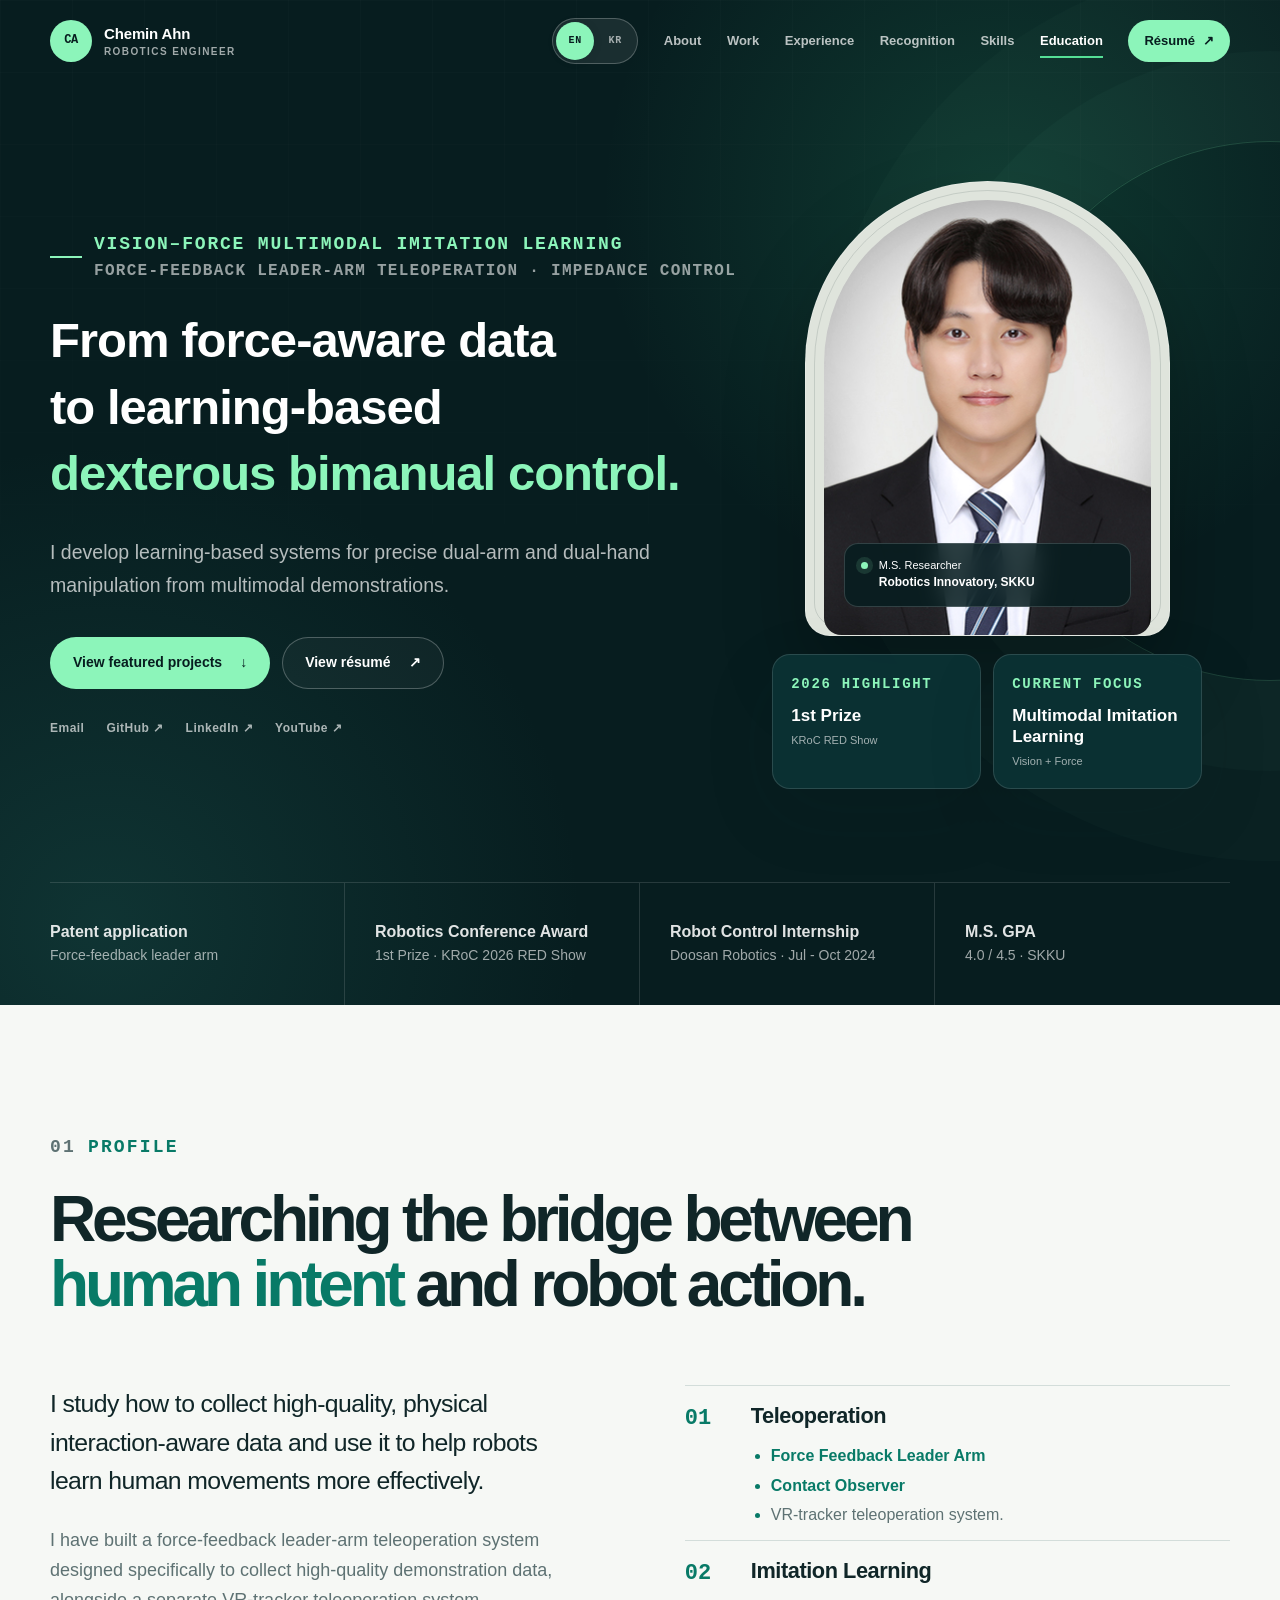
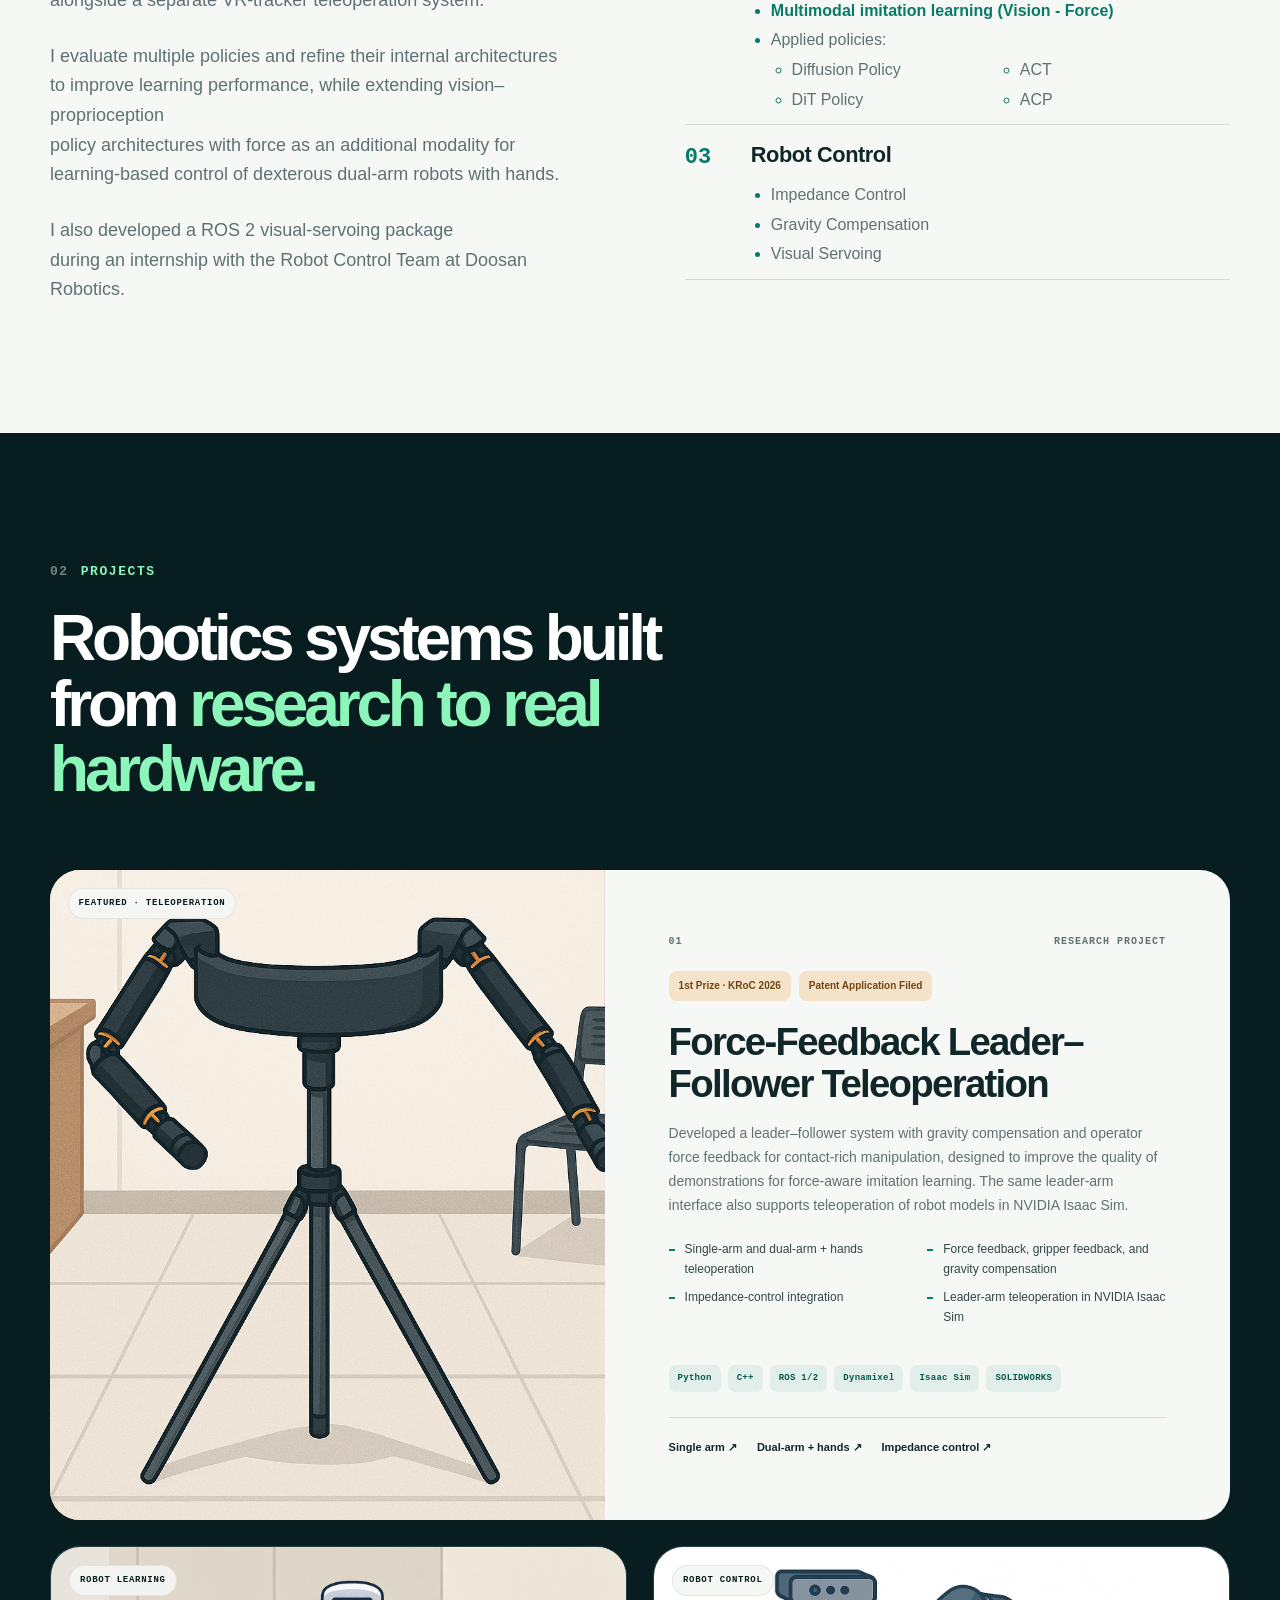
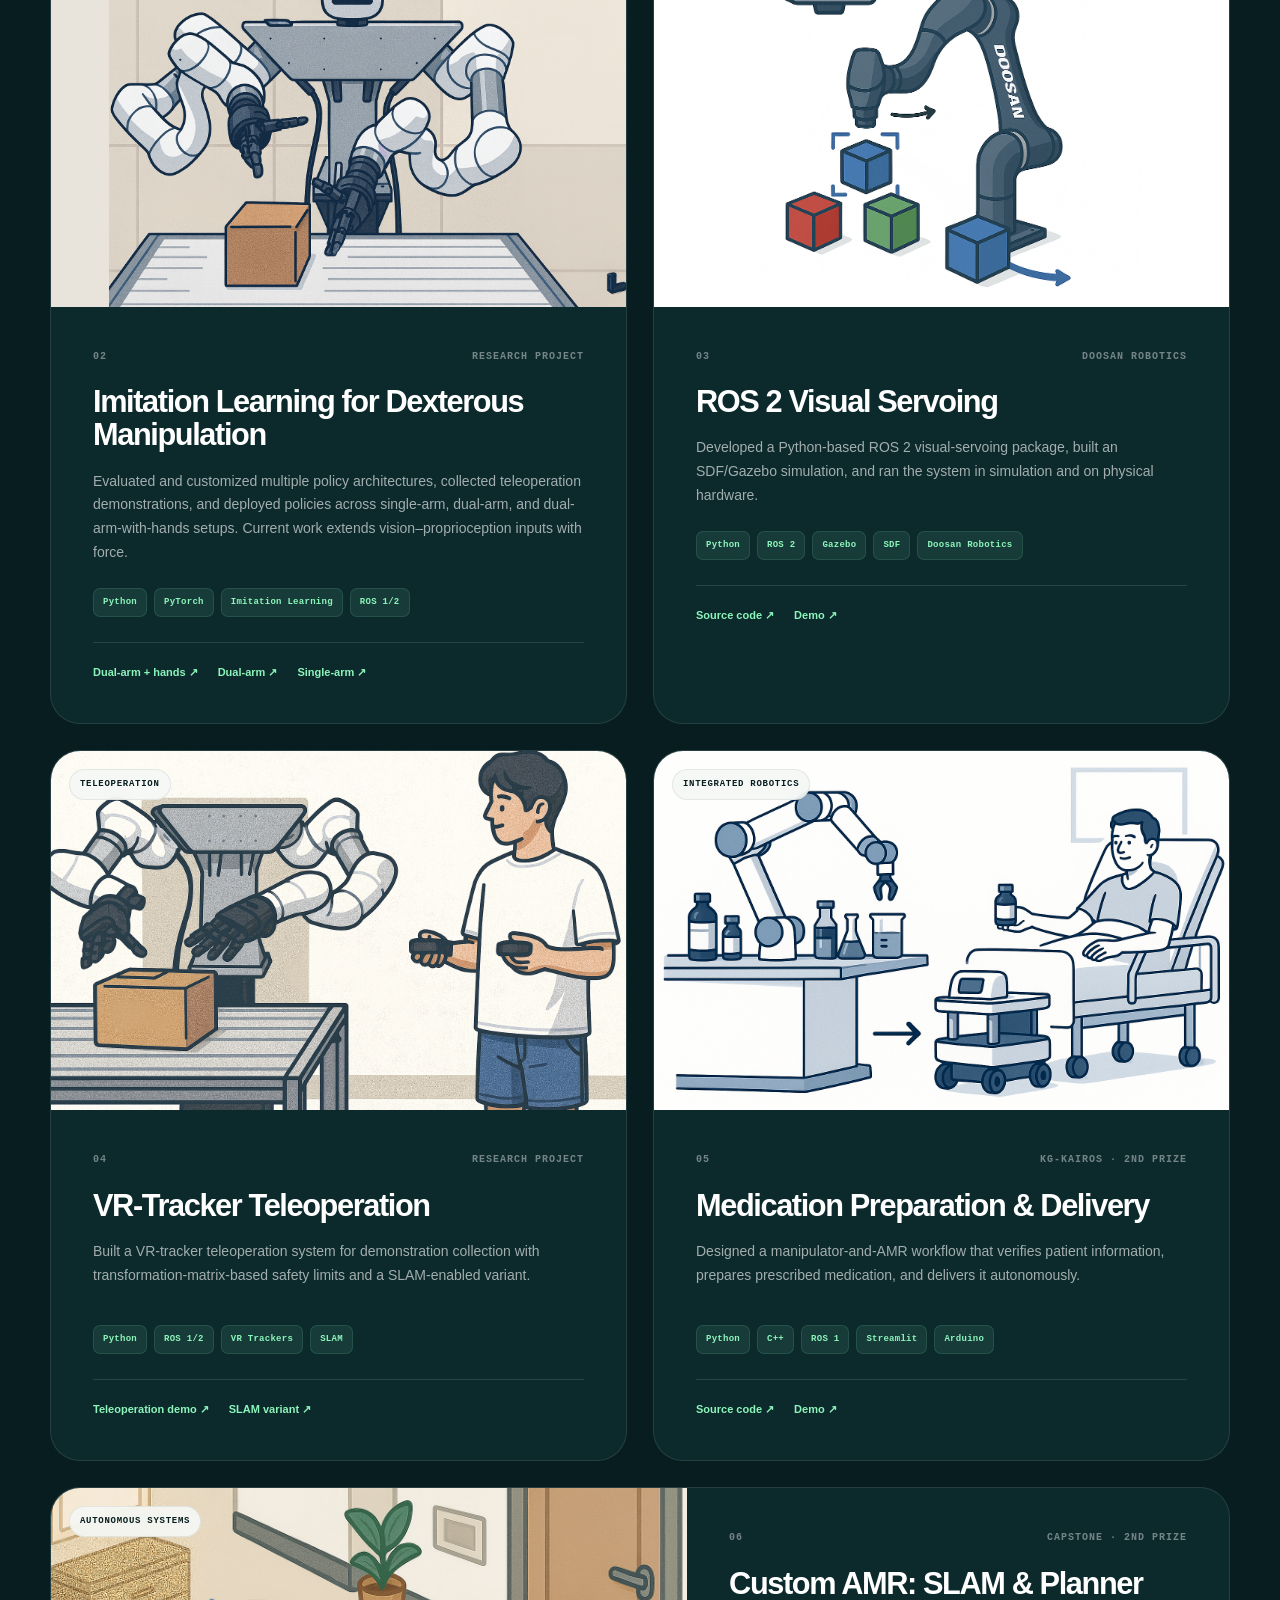
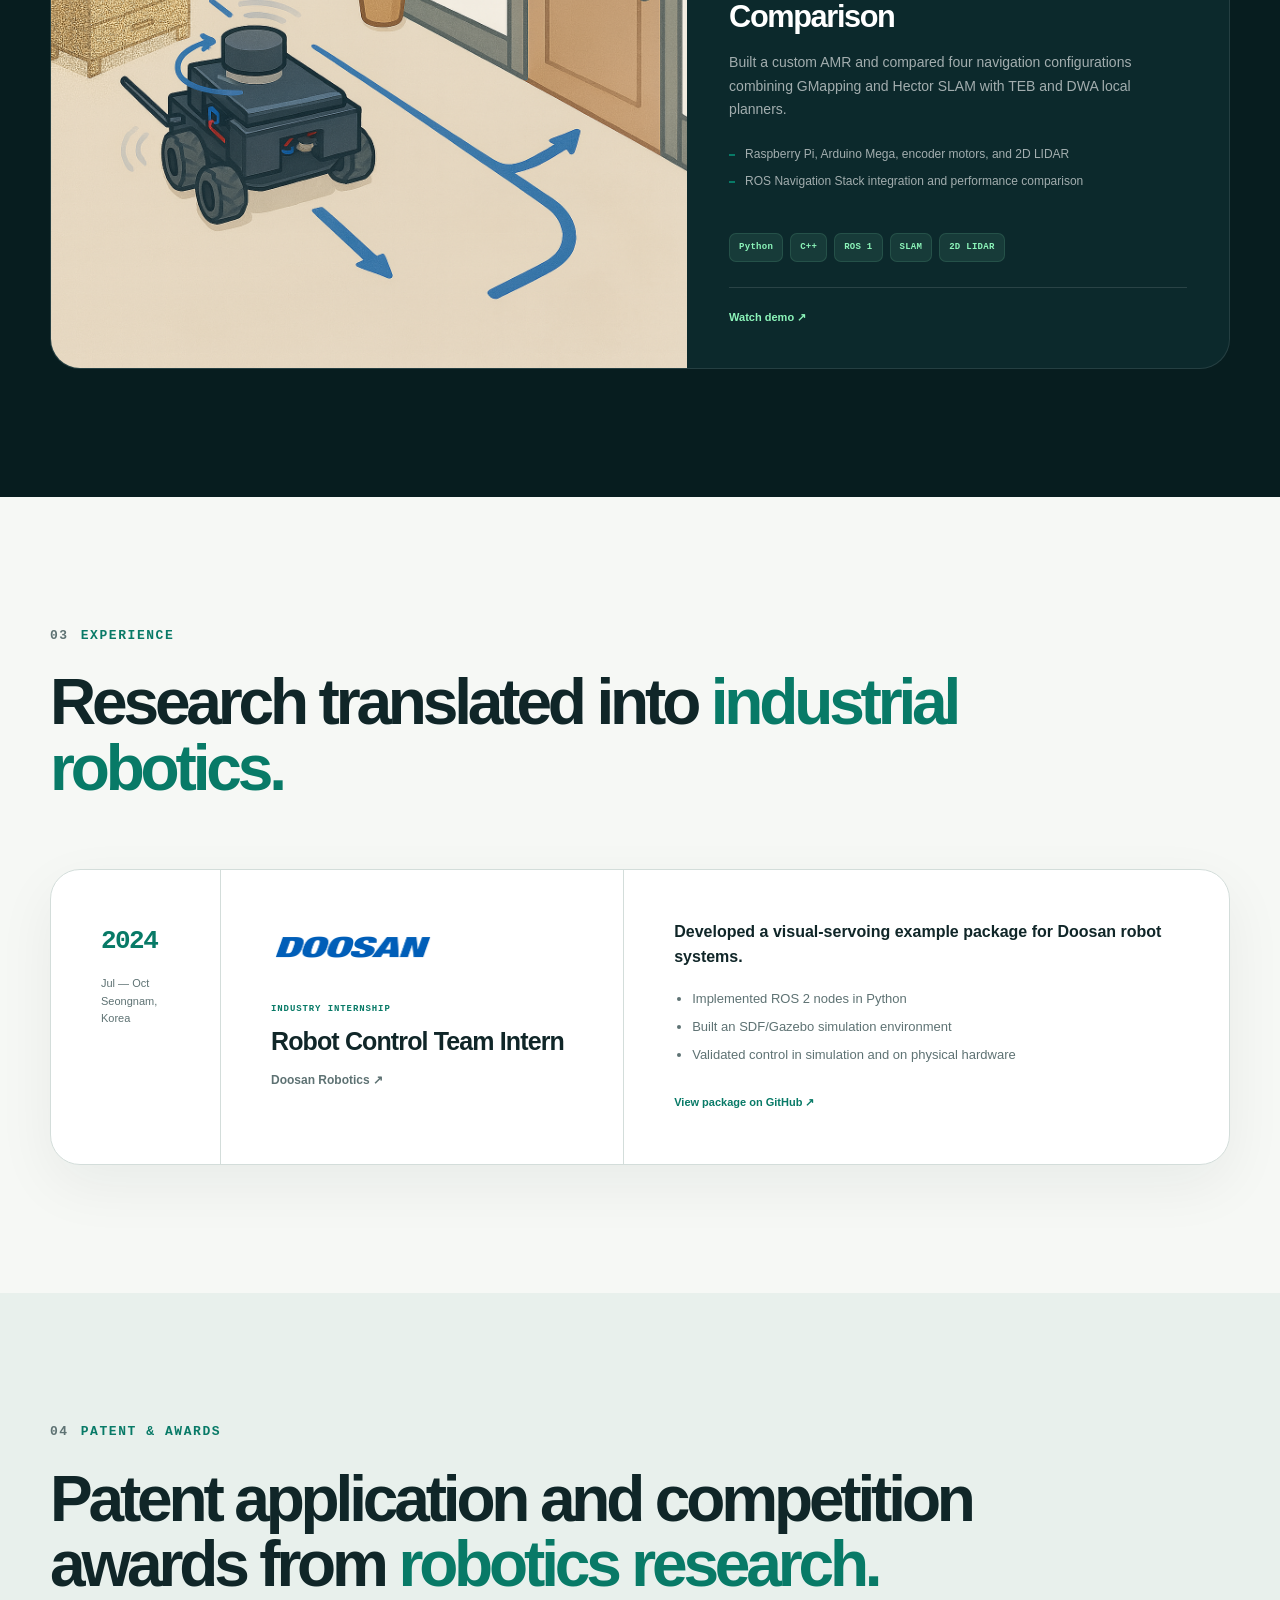
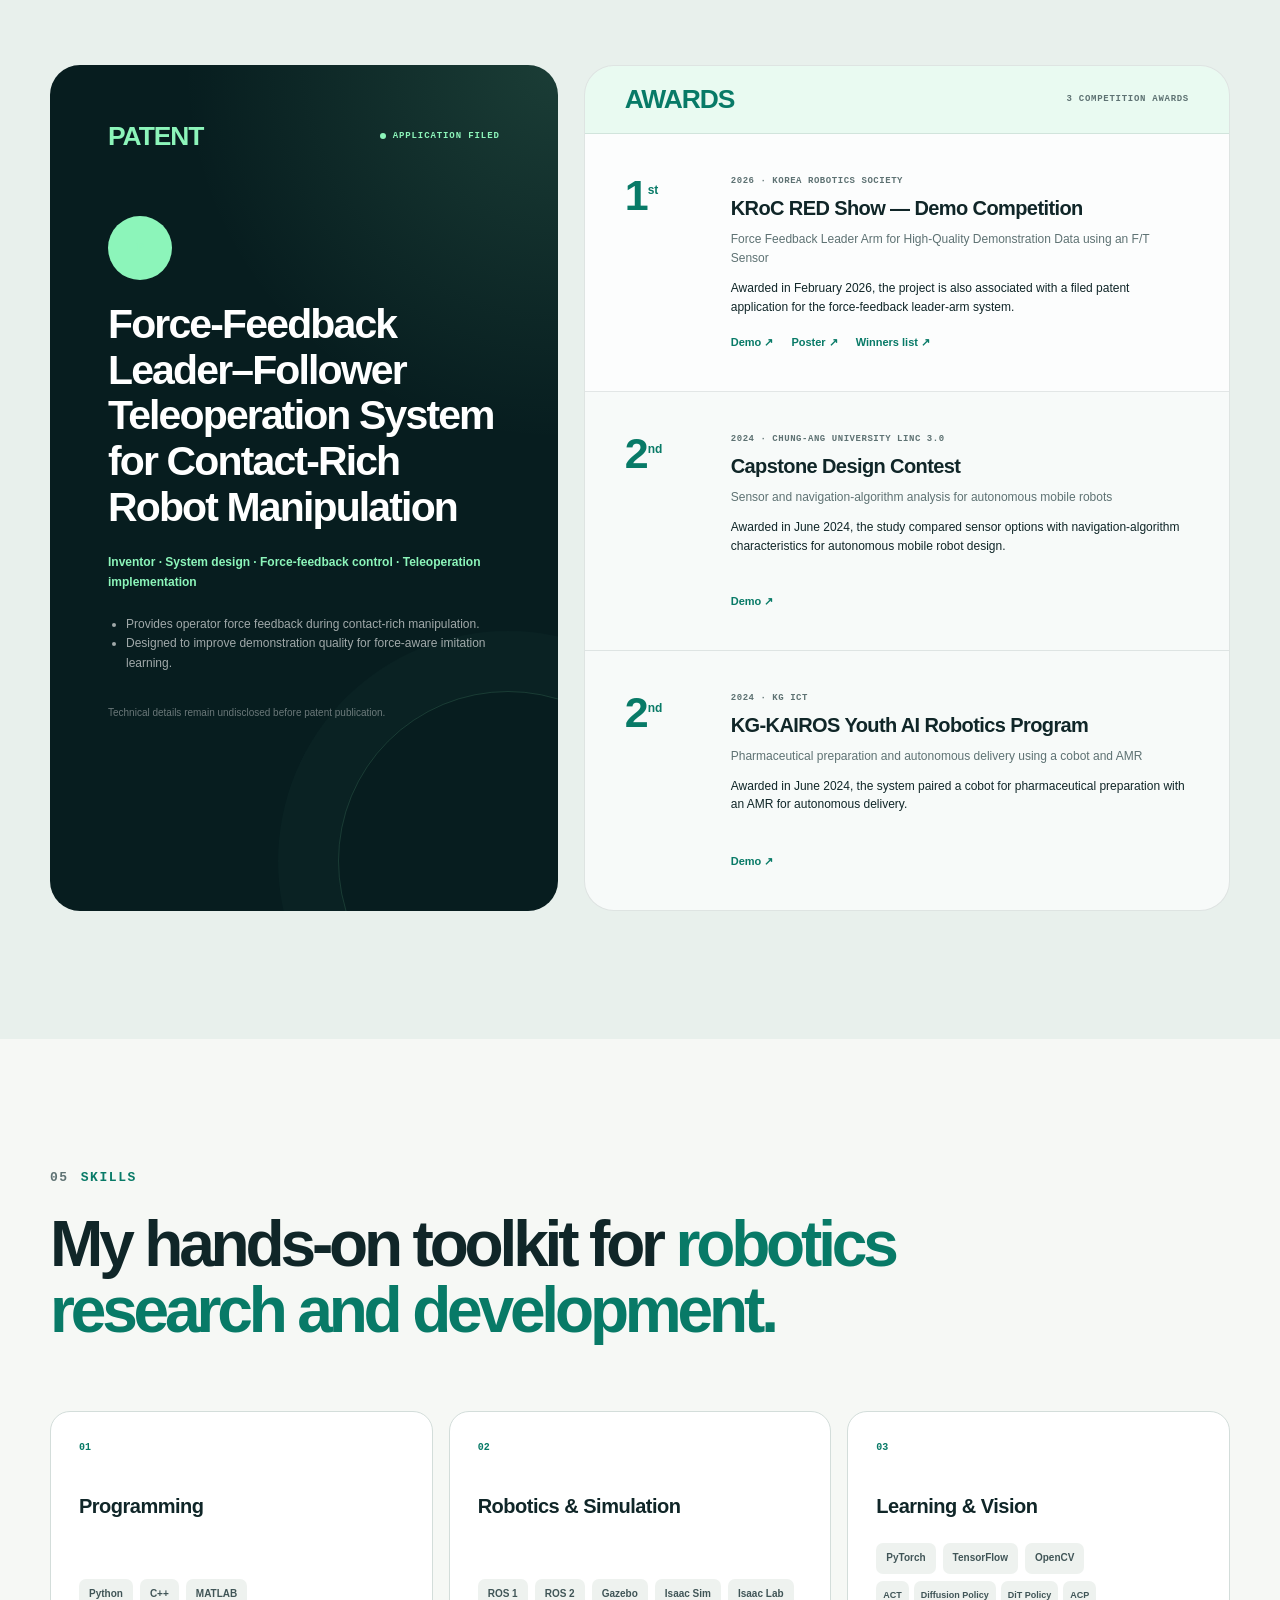
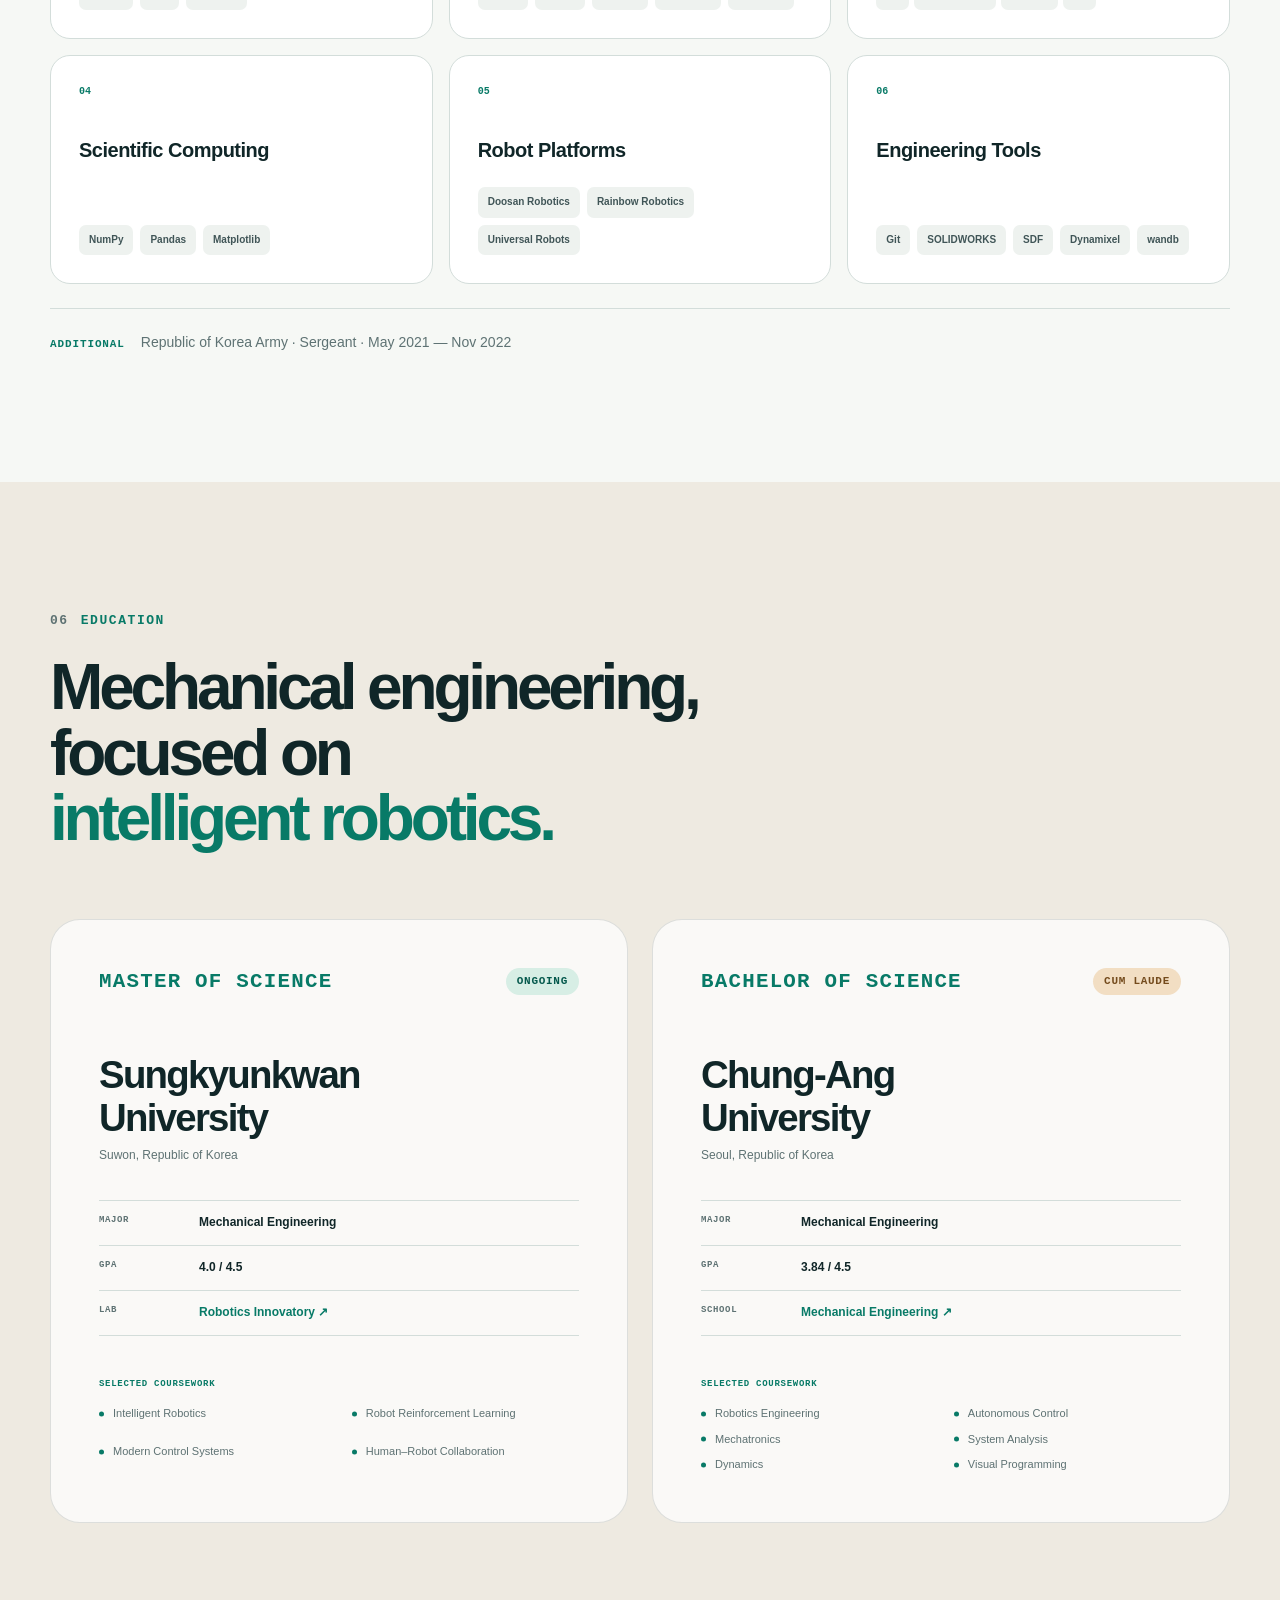
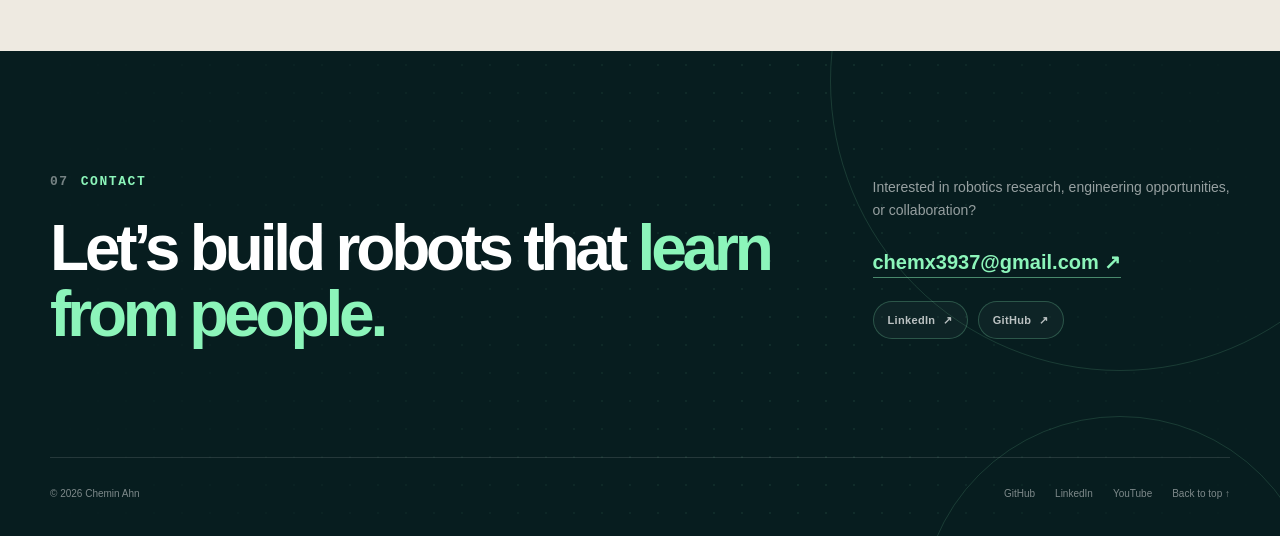
<file: index.html>
<!doctype html>
<html lang="en">
<head>
  <meta charset="utf-8">
  <meta name="viewport" content="width=device-width, initial-scale=1">
  <meta name="description" content="Chemin Ahn is a robotics engineer and M.S. student focused on imitation learning, teleoperation, robot control, and manipulation.">
  <meta name="author" content="Chemin Ahn">
  <meta name="robots" content="index, follow">
  <meta name="theme-color" content="#071d1f">

  <meta property="og:locale" content="en_US">
  <meta property="og:type" content="website">
  <meta property="og:title" content="Chemin Ahn — Robotics Engineer">
  <meta property="og:description" content="Robotics engineer focused on imitation learning, teleoperation, robot control, and manipulation.">
  <meta property="og:url" content="https://chemx3937.github.io/">
  <meta property="og:site_name" content="Chemin Ahn — Robotics Engineer">

  <meta name="twitter:card" content="summary">
  <meta name="twitter:title" content="Chemin Ahn — Robotics Engineer">
  <meta name="twitter:description" content="Robotics engineer focused on imitation learning, teleoperation, robot control, and manipulation.">

  <link rel="canonical" href="https://chemx3937.github.io/">
  <link rel="icon" href="assets/img/favicon/favicon.ico">
  <link rel="apple-touch-icon" sizes="180x180" href="assets/img/favicon/apple-icon-180x180.png">
  <link rel="stylesheet" href="assets/css/style.css?v=20260830-14">
  <title>Chemin Ahn — Robotics Engineer</title>

  <script type="application/ld+json">
    {
      "@context": "https://schema.org",
      "@type": "Person",
      "name": "Chemin Ahn",
      "url": "https://chemx3937.github.io/",
      "image": "https://chemx3937.github.io/assets/img/Chemin_Ahn_img.jpg",
      "jobTitle": "Robotics Engineer",
      "email": "mailto:chemx3937@gmail.com",
      "affiliation": {
        "@type": "CollegeOrUniversity",
        "name": "Sungkyunkwan University"
      },
      "sameAs": [
        "https://github.com/Chemx3937",
        "https://www.linkedin.com/in/chem1222/",
        "https://www.youtube.com/@%EC%B3%84-r3i"
      ]
    }
  </script>
</head>

<body>
  <a class="skip-link" href="#main-content" data-i18n="a11y.skip">Skip to content</a>

  <header class="site-header" id="site-header">
    <div class="container header-inner">
      <a class="brand" href="#intro" aria-label="Chemin Ahn, back to top" data-i18n-aria-label="a11y.brandHome">
        <span class="brand-mark" aria-hidden="true">CA</span>
        <span class="brand-copy">
          <strong>Chemin Ahn</strong>
          <small data-i18n="brand.role">Robotics Engineer</small>
        </span>
      </a>

      <div class="language-switcher" role="group" aria-label="Language" data-i18n-aria-label="a11y.language">
        <button type="button" data-language="en" aria-pressed="true" aria-label="English">EN</button>
        <button type="button" data-language="ko" aria-pressed="false" aria-label="한국어">KR</button>
      </div>

      <button class="menu-toggle" type="button" aria-expanded="false" aria-controls="site-nav" aria-label="Open navigation">
        <span></span>
        <span></span>
      </button>

      <nav class="site-nav" id="site-nav" aria-label="Primary navigation" data-i18n-aria-label="a11y.primaryNav">
        <a href="#about" data-nav data-i18n="nav.about">About</a>
        <a href="#projects" data-nav data-i18n="nav.projects">Work</a>
        <a href="#experience" data-nav data-i18n="nav.experience">Experience</a>
        <a href="#recognition" data-nav data-i18n="nav.recognition">Recognition</a>
        <a href="#skills" data-nav data-i18n="nav.skills">Skills</a>
        <a href="#education" data-nav data-i18n="nav.education">Education</a>
        <a class="nav-resume" href="assets/resume/Chemin_Ahn_CV.pdf" target="_blank" rel="noopener noreferrer"><span data-i18n="nav.resume">Résumé</span> <span aria-hidden="true">↗</span></a>
      </nav>
    </div>
  </header>

  <main id="main-content">
    <section class="hero" id="intro" aria-labelledby="hero-title">
      <div class="hero-ambient" aria-hidden="true"></div>
      <div class="container hero-layout">
        <div class="hero-copy" data-reveal>
          <p class="eyebrow">
            <span class="eyebrow-line" aria-hidden="true"></span>
            <span class="eyebrow-copy">
              <strong>Vision–Force Multimodal Imitation Learning</strong>
              <small>Force-feedback Leader-arm Teleoperation · Impedance Control</small>
            </span>
          </p>
          <h1 id="hero-title" class="hero-title-detail" data-i18n-html="hero.title"><span class="hero-title-line">From force-aware data</span><span class="hero-title-line">to learning-based</span><em class="hero-title-line">dexterous bimanual control.</em></h1>
          <p class="hero-lede" data-i18n-html="hero.lede">
            I develop learning-based systems for precise dual-arm and dual-hand
            manipulation from multimodal demonstrations.
          </p>

          <div class="hero-actions">
            <a class="button button-primary" href="#projects"><span data-i18n="hero.projects">View featured projects</span> <span aria-hidden="true">↓</span></a>
            <a class="button button-secondary" href="assets/resume/Chemin_Ahn_CV.pdf" target="_blank" rel="noopener noreferrer"><span data-i18n="hero.resume">View résumé</span> <span aria-hidden="true">↗</span></a>
          </div>

          <div class="hero-links" aria-label="Social links" data-i18n-aria-label="a11y.socialLinks">
            <a href="mailto:chemx3937@gmail.com" data-i18n="common.email">Email</a>
            <a href="https://github.com/Chemx3937" target="_blank" rel="noopener noreferrer">GitHub <span aria-hidden="true">↗</span></a>
            <a href="https://www.linkedin.com/in/chem1222/" target="_blank" rel="noopener noreferrer">LinkedIn <span aria-hidden="true">↗</span></a>
            <a href="https://www.youtube.com/@%EC%B3%84-r3i" target="_blank" rel="noopener noreferrer">YouTube <span aria-hidden="true">↗</span></a>
          </div>
        </div>

        <div class="hero-visual" data-reveal>
          <div class="portrait-shell">
            <img src="assets/img/Chemin_Ahn_img.jpg" alt="Portrait of Chemin Ahn" data-i18n-alt="hero.portraitAlt" width="326" height="435">
            <div class="portrait-caption">
              <span class="status-dot" aria-hidden="true"></span>
              <span data-i18n-html="hero.portraitCaption">M.S. Researcher<br><strong>Robotics Innovatory, SKKU</strong></span>
            </div>
          </div>

          <div class="hero-card-row">
            <div class="floating-card floating-card-award">
              <span class="floating-label" data-i18n="hero.highlight">2026 Highlight</span>
              <strong data-i18n="hero.prize">1st Prize</strong>
              <small>KRoC RED Show</small>
            </div>

            <div class="floating-card floating-card-focus">
              <span class="floating-label" data-i18n="hero.focusLabel">Current Focus</span>
              <strong>Multimodal Imitation Learning</strong>
              <small>Vision + Force</small>
            </div>
          </div>
        </div>
      </div>

      <div class="container proof-grid" aria-label="Career highlights" data-i18n-aria-label="a11y.careerHighlights" data-reveal>
        <div class="proof-item">
          <p data-i18n-html="hero.proofPatent"><strong>Patent application</strong><br>Force-feedback leader arm</p>
        </div>
        <div class="proof-item">
          <p data-i18n-html="hero.proofAward"><strong>Robotics Conference Award</strong><br>1st Prize · KRoC 2026 RED Show</p>
        </div>
        <div class="proof-item">
          <p data-i18n-html="hero.proofInternship"><strong>Robot Control Internship</strong><br>Doosan Robotics · Jul - Oct 2024</p>
        </div>
        <div class="proof-item">
          <p data-i18n-html="hero.proofGpa"><strong>M.S. GPA</strong><br>4.0 / 4.5 · SKKU</p>
        </div>
      </div>
    </section>

    <section class="section section-light" id="about" aria-labelledby="about-title">
      <div class="container">
        <div class="section-heading" data-reveal>
          <p class="section-kicker" data-i18n-html="about.kicker"><span>01</span> Profile</p>
          <h2 id="about-title" data-i18n-html="about.title">Researching the bridge between <em>human intent</em> and robot action.</h2>
        </div>

        <div class="about-layout">
          <div class="about-copy" data-reveal>
            <p class="lead-paragraph" data-i18n-html="about.lead">
              I study how to collect high-quality, physical interaction-aware data and use it to help robots learn human movements more effectively.
            </p>
            <p data-i18n-html="about.teleopBody">
              I have built a force-feedback leader-arm teleoperation system<br>
              designed specifically to collect high-quality demonstration data,<br>
              alongside a separate VR-tracker teleoperation system.
            </p>
            <p data-i18n-html="about.learningBody">
              I evaluate multiple policies and refine their internal architectures<br>
              to improve learning performance, while extending vision–proprioception<br>
              policy architectures with force as an additional modality for<br>
              learning-based control of dexterous dual-arm robots with hands.
            </p>
            <p data-i18n-html="about.rosBody">
              I also developed a ROS 2 visual-servoing package<br>
              during an internship with the Robot Control Team at Doosan Robotics.
            </p>
          </div>

          <div class="focus-list" data-reveal>
            <article class="focus-item">
              <span class="focus-number">01</span>
              <div>
                <h3>Teleoperation</h3>
                <ul class="focus-bullets" data-i18n-html="about.focusTeleoperation">
                  <li class="focus-bullet-accent">Force Feedback Leader Arm</li>
                  <li class="focus-bullet-accent">Contact Observer</li>
                  <li>VR-tracker teleoperation system.</li>
                </ul>
              </div>
            </article>
            <article class="focus-item">
              <span class="focus-number">02</span>
              <div>
                <h3>Imitation Learning</h3>
                <ul class="focus-bullets" data-i18n-html="about.focusLearning">
                  <li><strong>Multimodal imitation learning (Vision - Force)</strong></li>
                  <li>Applied policies:
                    <ul>
                      <li>Diffusion Policy</li>
                      <li>ACT</li>
                      <li>DiT Policy</li>
                      <li>ACP</li>
                    </ul>
                  </li>
                </ul>
              </div>
            </article>
            <article class="focus-item focus-item-robot-control">
              <span class="focus-number">03</span>
              <div>
                <h3>Robot Control</h3>
                <ul class="focus-bullets" data-i18n-html="about.focusControl">
                  <li>Impedance Control</li>
                  <li>Gravity Compensation</li>
                  <li>Visual Servoing</li>
                </ul>
              </div>
            </article>
          </div>
        </div>
      </div>
    </section>

    <section class="section section-ink" id="projects" aria-labelledby="projects-title">
      <div class="container">
        <div class="section-heading section-heading-inverse" data-reveal>
          <p class="section-kicker" data-i18n-html="projects.kicker"><span>02</span> Projects</p>
          <div class="heading-row">
            <h2 id="projects-title" data-i18n-html="projects.title">Robotics systems built from <em>research to real hardware.</em></h2>
          </div>
        </div>

        <article class="project-featured" data-reveal>
          <div class="project-media">
            <img src="assets/img/project_leader_arm.png" alt="Illustration of a dual-arm leader teleoperation device" data-i18n-alt="projects.leaderAlt" width="1024" height="1024" loading="lazy">
            <span class="media-label" data-i18n="projects.featuredLabel">Featured · Teleoperation</span>
          </div>
          <div class="project-body">
            <div class="project-meta">
              <span>01</span>
              <span data-i18n="projects.researchProject">Research Project</span>
            </div>
            <div class="achievement-badges">
              <span data-i18n="projects.firstPrizeBadge">1st Prize · KRoC 2026</span>
              <span data-i18n="projects.patentBadge">Patent Application Filed</span>
            </div>
            <h3>Force-Feedback Leader–Follower Teleoperation</h3>
            <p data-i18n="projects.leaderDescription">
              Developed a leader–follower system with gravity compensation and operator
              force feedback for contact-rich manipulation, designed to improve the quality
              of demonstrations for force-aware imitation learning. The same leader-arm
              interface also supports teleoperation of robot models in NVIDIA Isaac Sim.
            </p>
            <ul class="project-outcomes">
              <li data-i18n="projects.leaderOutcome1">Single-arm and dual-arm + hands teleoperation</li>
              <li data-i18n="projects.leaderOutcome2">Force feedback, gripper feedback, and gravity compensation</li>
              <li data-i18n="projects.leaderOutcome3">Impedance-control integration</li>
              <li data-i18n="projects.leaderOutcome4">Leader-arm teleoperation in NVIDIA Isaac Sim</li>
            </ul>
            <div class="tag-list" aria-label="Technologies" data-i18n-aria-label="a11y.technologies">
              <span>Python</span><span>C++</span><span>ROS 1/2</span><span>Dynamixel</span><span>Isaac Sim</span><span>SOLIDWORKS</span>
            </div>
            <div class="project-links">
              <a href="https://youtu.be/dhNTIGTX53Q" target="_blank" rel="noopener noreferrer">Single arm <span aria-hidden="true">↗</span></a>
              <a href="https://youtu.be/Q0x2Fh5BNF8" target="_blank" rel="noopener noreferrer">Dual-arm + hands <span aria-hidden="true">↗</span></a>
              <a href="https://youtu.be/nmYAYEwOk1U?si=EHfj02soy0oHEkM4" target="_blank" rel="noopener noreferrer">Impedance control <span aria-hidden="true">↗</span></a>
            </div>
          </div>
        </article>

        <div class="project-grid">
          <article class="project-card" data-reveal>
            <div class="project-card-media project-card-media-imitation">
              <img src="assets/img/project_imitation_learning.png" alt="Illustration of a dual-arm robot learning a manipulation task" data-i18n-alt="projects.imitationAlt" width="1536" height="1024" loading="lazy">
              <span>Robot Learning</span>
            </div>
            <div class="project-card-content">
              <div class="project-meta"><span>02</span><span data-i18n="projects.researchProject">Research Project</span></div>
              <h3>Imitation Learning for Dexterous Manipulation</h3>
              <p data-i18n="projects.imitationDescription">Evaluated and customized multiple policy architectures, collected teleoperation demonstrations, and deployed policies across single-arm, dual-arm, and dual-arm-with-hands setups. Current work extends vision–proprioception inputs with force.</p>
              <div class="tag-list"><span>Python</span><span>PyTorch</span><span>Imitation Learning</span><span>ROS 1/2</span></div>
              <div class="project-links">
              <a href="https://youtu.be/Vs-ICyzwaLc" target="_blank" rel="noopener noreferrer">Dual-arm + hands <span aria-hidden="true">↗</span></a>
              <a href="https://www.youtube.com/watch?v=WTx4ySlACAU" target="_blank" rel="noopener noreferrer">Dual-arm <span aria-hidden="true">↗</span></a>
              <a href="https://youtu.be/VPG-_bH2SSY?si=ppQcCOL7VZOSHNeq" target="_blank" rel="noopener noreferrer">Single-arm <span aria-hidden="true">↗</span></a>
              </div>
            </div>
          </article>

          <article class="project-card" data-reveal>
            <div class="project-card-media project-card-media-visual-servoing">
              <img src="assets/img/project_visual_servoing.png" alt="Illustration representing a visual-servoing robot system" data-i18n-alt="projects.servoingAlt" width="1024" height="851" loading="lazy">
              <span>Robot Control</span>
            </div>
            <div class="project-card-content">
              <div class="project-meta"><span>03</span><span>Doosan Robotics</span></div>
              <h3>ROS 2 Visual Servoing</h3>
              <p data-i18n="projects.servoingDescription">Developed a Python-based ROS 2 visual-servoing package, built an SDF/Gazebo simulation, and ran the system in simulation and on physical hardware.</p>
              <div class="tag-list"><span>Python</span><span>ROS 2</span><span>Gazebo</span><span>SDF</span><span>Doosan Robotics</span></div>
              <div class="project-links">
                <a href="https://github.com/DoosanRobotics/doosan-robot2/tree/humble/dsr_example2/dsr_visualservoing" target="_blank" rel="noopener noreferrer"><span data-i18n="common.sourceCode">Source code</span> <span aria-hidden="true">↗</span></a>
                <a href="https://youtu.be/9UFAdaa_PR8?si=650mDblh9Q3cs-qq" target="_blank" rel="noopener noreferrer"><span data-i18n="common.demo">Demo</span> <span aria-hidden="true">↗</span></a>
              </div>
            </div>
          </article>

          <article class="project-card" data-reveal>
            <div class="project-card-media">
              <img src="assets/img/project_vr_tracker.png" alt="Illustration of VR-tracker teleoperation with a dual-arm robot" data-i18n-alt="projects.vrAlt" width="1536" height="1024" loading="lazy">
              <span>Teleoperation</span>
            </div>
            <div class="project-card-content">
              <div class="project-meta"><span>04</span><span data-i18n="projects.researchProject">Research Project</span></div>
              <h3>VR-Tracker Teleoperation</h3>
              <p data-i18n="projects.vrDescription">Built a VR-tracker teleoperation system for demonstration collection with transformation-matrix-based safety limits and a SLAM-enabled variant.</p>
              <div class="tag-list"><span>Python</span><span>ROS 1/2</span><span>VR Trackers</span><span>SLAM</span></div>
              <div class="project-links">
                <a href="https://youtu.be/ToG8sNmdli0?si=vpEZ58_luY0bn-TM" target="_blank" rel="noopener noreferrer"><span data-i18n="projects.teleoperationDemo">Teleoperation demo</span> <span aria-hidden="true">↗</span></a>
                <a href="https://youtu.be/yQAdfKhJR1M?si=8hTUjNPmF3f2XpNz" target="_blank" rel="noopener noreferrer"><span data-i18n="projects.slamVariant">SLAM variant</span> <span aria-hidden="true">↗</span></a>
              </div>
            </div>
          </article>

          <article class="project-card" data-reveal>
            <div class="project-card-media">
              <img src="assets/img/DuPA.png" alt="Autonomous medication preparation and delivery robot system" data-i18n-alt="projects.medicationAlt" width="1536" height="1024" loading="lazy">
              <span>Integrated Robotics</span>
            </div>
            <div class="project-card-content">
              <div class="project-meta"><span>05</span><span data-i18n="projects.kairosMeta">KG-KAIROS · 2nd Prize</span></div>
              <h3 data-i18n="projects.medicationTitle">Medication Preparation &amp; Delivery</h3>
              <p data-i18n="projects.medicationDescription">Designed a manipulator-and-AMR workflow that verifies patient information, prepares prescribed medication, and delivers it autonomously.</p>
              <div class="tag-list"><span>Python</span><span>C++</span><span>ROS 1</span><span>Streamlit</span><span>Arduino</span></div>
              <div class="project-links">
                <a href="https://github.com/Chemx3937/DuPA" target="_blank" rel="noopener noreferrer"><span data-i18n="common.sourceCode">Source code</span> <span aria-hidden="true">↗</span></a>
                <a href="https://www.youtube.com/watch?v=-mTXpCWZacI" target="_blank" rel="noopener noreferrer"><span data-i18n="common.demo">Demo</span> <span aria-hidden="true">↗</span></a>
              </div>
            </div>
          </article>

          <article class="project-card project-card-wide" data-reveal>
            <div class="project-card-media">
              <img src="assets/img/Autonomous mobile robot_project.png" alt="Custom autonomous mobile robot platform" data-i18n-alt="projects.amrAlt" width="1536" height="1024" loading="lazy">
              <span>Autonomous Systems</span>
            </div>
            <div class="project-card-content">
              <div class="project-meta"><span>06</span><span data-i18n="projects.capstoneMeta">Capstone · 2nd Prize</span></div>
              <h3 data-i18n="projects.amrTitle">Custom AMR: SLAM &amp; Planner Comparison</h3>
              <p data-i18n="projects.amrDescription">Built a custom AMR and compared four navigation configurations combining GMapping and Hector SLAM with TEB and DWA local planners.</p>
              <ul class="compact-outcomes">
                <li data-i18n="projects.amrOutcome1">Raspberry Pi, Arduino Mega, encoder motors, and 2D LIDAR</li>
                <li data-i18n="projects.amrOutcome2">ROS Navigation Stack integration and performance comparison</li>
              </ul>
              <div class="tag-list"><span>Python</span><span>C++</span><span>ROS 1</span><span>SLAM</span><span>2D LIDAR</span></div>
              <div class="project-links">
                <a href="https://www.youtube.com/watch?v=whuUySDWIwA" target="_blank" rel="noopener noreferrer"><span data-i18n="common.watchDemo">Watch demo</span> <span aria-hidden="true">↗</span></a>
              </div>
            </div>
          </article>
        </div>
      </div>
    </section>

    <section class="section section-light" id="experience" aria-labelledby="experience-title">
      <div class="container">
        <div class="section-heading" data-reveal>
          <p class="section-kicker" data-i18n-html="experience.kicker"><span>03</span> Experience</p>
          <h2 id="experience-title" data-i18n-html="experience.title">Research translated into <em>industrial robotics.</em></h2>
        </div>

        <article class="experience-card" data-reveal>
          <div class="experience-date">
            <span>2024</span>
            <p data-i18n-html="experience.date">Jul — Oct<br>Seongnam, Korea</p>
          </div>
          <div class="experience-main">
            <div class="experience-logo">
              <img src="assets/img/Doosan_Logo.jpg" alt="Doosan Robotics" width="2646" height="480" loading="lazy">
            </div>
            <p class="experience-type" data-i18n="experience.type">Industry Internship</p>
            <h3 data-i18n="experience.role">Robot Control Team Intern</h3>
            <a class="company-link" href="https://www.doosanrobotics.com/kr" target="_blank" rel="noopener noreferrer">Doosan Robotics <span aria-hidden="true">↗</span></a>
          </div>
          <div class="experience-details">
            <p data-i18n="experience.detail">Developed a visual-servoing example package for Doosan robot systems.</p>
            <ul>
              <li data-i18n="experience.bullet1">Implemented ROS 2 nodes in Python</li>
              <li data-i18n="experience.bullet2">Built an SDF/Gazebo simulation environment</li>
              <li data-i18n="experience.bullet3">Validated control in simulation and on physical hardware</li>
            </ul>
            <a href="https://github.com/DoosanRobotics/doosan-robot2/tree/humble/dsr_example2/dsr_visualservoing" target="_blank" rel="noopener noreferrer"><span data-i18n="experience.github">View package on GitHub</span> <span aria-hidden="true">↗</span></a>
          </div>
        </article>
      </div>
    </section>

    <section class="section section-soft" id="recognition" aria-labelledby="recognition-title">
      <div class="container">
        <div class="section-heading" data-reveal>
          <p class="section-kicker" data-i18n-html="recognition.kicker"><span>04</span> Patent &amp; Awards</p>
          <h2 id="recognition-title" data-i18n-html="recognition.title">Patent application and competition awards from <em>robotics research.</em></h2>
        </div>

        <div class="recognition-layout">
          <article class="patent-card" id="patents" data-reveal>
            <div class="patent-topline">
              <span class="result-type" data-i18n="recognition.patent">Patent</span>
              <span class="patent-status"><i aria-hidden="true"></i> <span data-i18n="recognition.filed">Application filed</span></span>
            </div>
            <p class="patent-mark" aria-hidden="true">P</p>
            <h3>Force-Feedback Leader–Follower Teleoperation System for Contact-Rich Robot Manipulation</h3>
            <p data-i18n="recognition.responsibilities">Inventor · System design · Force-feedback control · Teleoperation implementation</p>
            <ul>
              <li data-i18n="recognition.patentBullet1">Provides operator force feedback during contact-rich manipulation.</li>
              <li data-i18n="recognition.patentBullet2">Designed to improve demonstration quality for force-aware imitation learning.</li>
            </ul>
            <small data-i18n="recognition.patentNote">Technical details remain undisclosed before patent publication.</small>
          </article>

          <div class="awards-list" id="rewards" data-reveal>
            <div class="awards-header">
              <span class="result-type" data-i18n="recognition.awards">Awards</span>
              <span class="awards-summary" data-i18n="recognition.awardsSummary">3 competition awards</span>
            </div>

            <article class="award-item award-item-featured">
              <div class="award-rank">1<span data-i18n="recognition.rankSuffix">st</span></div>
              <div class="award-copy">
                <p>2026 · Korea Robotics Society</p>
                <h3>KRoC RED Show — Demo Competition</h3>
                <span data-i18n="recognition.award1Subtitle">Force Feedback Leader Arm for High-Quality Demonstration Data using an F/T Sensor</span>
                <p class="award-detail" data-i18n="recognition.award1Detail">Awarded in February 2026, the project is also associated with a filed patent application for the force-feedback leader-arm system.</p>
                <div class="award-links">
                  <a href="https://youtu.be/dhNTIGTX53Q?si=Ww5zoX_aph3xaf0Q" target="_blank" rel="noopener noreferrer"><span data-i18n="common.demo">Demo</span> <span aria-hidden="true">↗</span></a>
                  <a href="assets/poster/chem_KRoC2026_REDSHOW_poster.pdf#toolbar=0&amp;navpanes=0" target="_blank" rel="noopener noreferrer"><span data-i18n="recognition.poster">Poster</span> <span aria-hidden="true">↗</span></a>
                  <a href="https://kros.org/Conference/ConferenceView.asp?AC=0&amp;CODE=CC20250901&amp;CpPage=329#CONF" target="_blank" rel="noopener noreferrer"><span data-i18n="recognition.winners">Winners list</span> <span aria-hidden="true">↗</span></a>
                </div>
              </div>
            </article>

            <article class="award-item">
              <div class="award-rank">2<span data-i18n="recognition.rankSuffix">nd</span></div>
              <div class="award-copy">
                <p>2024 · Chung-Ang University LINC 3.0</p>
                <h3>Capstone Design Contest</h3>
                <span data-i18n="recognition.award2Subtitle">Sensor and navigation-algorithm analysis for autonomous mobile robots</span>
                <p class="award-detail" data-i18n="recognition.award2Detail">Awarded in June 2024, the study compared sensor options with navigation-algorithm characteristics for autonomous mobile robot design.</p>
                <div class="award-links">
                  <a href="https://youtu.be/whuUySDWIwA?si=Z6PxcJieZwThwxSi" target="_blank" rel="noopener noreferrer"><span data-i18n="common.demo">Demo</span> <span aria-hidden="true">↗</span></a>
                </div>
              </div>
            </article>

            <article class="award-item">
              <div class="award-rank">2<span data-i18n="recognition.rankSuffix">nd</span></div>
              <div class="award-copy">
                <p>2024 · KG ICT</p>
                <h3>KG-KAIROS Youth AI Robotics Program</h3>
                <span data-i18n="recognition.award3Subtitle">Pharmaceutical preparation and autonomous delivery using a cobot and AMR</span>
                <p class="award-detail" data-i18n="recognition.award3Detail">Awarded in June 2024, the system paired a cobot for pharmaceutical preparation with an AMR for autonomous delivery.</p>
                <div class="award-links">
                  <a href="https://youtu.be/-mTXpCWZacI?si=OEr9Qq3cj18q7jSd" target="_blank" rel="noopener noreferrer"><span data-i18n="common.demo">Demo</span> <span aria-hidden="true">↗</span></a>
                </div>
              </div>
            </article>
          </div>
        </div>
      </div>
    </section>

    <section class="section section-light" id="skills" aria-labelledby="skills-title">
      <div class="container">
        <div class="section-heading" data-reveal>
          <p class="section-kicker" data-i18n-html="skills.kicker"><span>05</span> Skills</p>
          <h2 id="skills-title" data-i18n-html="skills.title">My hands-on toolkit for <em>robotics research and development.</em></h2>
        </div>

        <div class="skills-grid">
          <article class="skill-group" data-reveal>
            <span class="skill-index">01</span>
            <h3 data-i18n="skills.programming">Programming</h3>
            <div class="skill-pills"><span>Python</span><span>C++</span><span>MATLAB</span></div>
          </article>
          <article class="skill-group" data-reveal>
            <span class="skill-index">02</span>
            <h3 data-i18n="skills.roboticsSimulation">Robotics &amp; Simulation</h3>
            <div class="skill-pills"><span>ROS 1</span><span>ROS 2</span><span>Gazebo</span><span>Isaac Sim</span><span>Isaac Lab</span></div>
          </article>
          <article class="skill-group" data-reveal>
            <span class="skill-index">03</span>
            <h3 data-i18n="skills.learningVision">Learning &amp; Vision</h3>
            <div class="skill-pills skill-pills-stacked">
              <div class="skill-pill-row"><span>PyTorch</span><span>TensorFlow</span><span>OpenCV</span></div>
              <div class="skill-pill-row"><span>ACT</span><span>Diffusion Policy</span><span>DiT Policy</span><span>ACP</span></div>
            </div>
          </article>
          <article class="skill-group" data-reveal>
            <span class="skill-index">04</span>
            <h3 data-i18n="skills.scientificComputing">Scientific Computing</h3>
            <div class="skill-pills"><span>NumPy</span><span>Pandas</span><span>Matplotlib</span></div>
          </article>
          <article class="skill-group" data-reveal>
            <span class="skill-index">05</span>
            <h3 data-i18n="skills.robotPlatforms">Robot Platforms</h3>
            <div class="skill-pills"><span>Doosan Robotics</span><span>Rainbow Robotics</span><span>Universal Robots</span></div>
          </article>
          <article class="skill-group" data-reveal>
            <span class="skill-index">06</span>
            <h3 data-i18n="skills.engineeringTools">Engineering Tools</h3>
            <div class="skill-pills"><span>Git</span><span>SOLIDWORKS</span><span>SDF</span><span>Dynamixel</span><span>wandb</span></div>
          </article>
        </div>

        <p class="additional-info" data-i18n-html="skills.additional" data-reveal><span>Additional</span> Republic of Korea Army · Sergeant · May 2021 — Nov 2022</p>
      </div>
    </section>

    <section class="section section-paper" id="education" aria-labelledby="education-title">
      <div class="container">
        <div class="section-heading" data-reveal>
          <p class="section-kicker" data-i18n-html="education.kicker"><span>06</span> Education</p>
          <h2 id="education-title" data-i18n-html="education.title">Mechanical engineering,<br>focused on<br><em>intelligent robotics.</em></h2>
        </div>

        <div class="education-grid">
          <article class="education-card" data-reveal>
            <div class="education-topline">
              <span data-i18n="education.master">Master of Science</span>
              <span class="education-status" data-i18n="education.ongoing">Ongoing</span>
            </div>
            <h3>Sungkyunkwan<br>University</h3>
            <p class="education-location" data-i18n="education.suwon">Suwon, Republic of Korea</p>
            <div class="education-facts">
              <p data-i18n-html="education.majorFact"><span>Major</span>Mechanical Engineering</p>
              <p><span>GPA</span>4.0 / 4.5</p>
              <p><span data-i18n="education.labLabel">Lab</span><a href="https://mecha.skku.ac.kr/roboticsinnovatory/index.do" target="_blank" rel="noopener noreferrer">Robotics Innovatory <b aria-hidden="true">↗</b></a></p>
            </div>
            <div class="coursework">
              <span data-i18n="education.coursework">Selected Coursework</span>
              <ul class="coursework-list">
                <li>Intelligent Robotics</li>
                <li>Robot Reinforcement Learning</li>
                <li>Modern Control Systems</li>
                <li>Human–Robot Collaboration</li>
              </ul>
            </div>
          </article>

          <article class="education-card" data-reveal>
            <div class="education-topline">
              <span data-i18n="education.bachelor">Bachelor of Science</span>
              <span class="education-status education-status-light" data-i18n="education.honors">Cum Laude</span>
            </div>
            <h3>Chung-Ang<br>University</h3>
            <p class="education-location" data-i18n="education.seoul">Seoul, Republic of Korea</p>
            <div class="education-facts">
              <p data-i18n-html="education.majorFact"><span>Major</span>Mechanical Engineering</p>
              <p><span>GPA</span>3.84 / 4.5</p>
              <p><span data-i18n="education.schoolLabel">School</span><a href="https://me.cau.ac.kr/" target="_blank" rel="noopener noreferrer"><span data-i18n="education.department">Mechanical Engineering</span> <b aria-hidden="true">↗</b></a></p>
            </div>
            <div class="coursework">
              <span data-i18n="education.coursework">Selected Coursework</span>
              <ul class="coursework-list">
                <li>Robotics Engineering</li>
                <li>Autonomous Control</li>
                <li>Mechatronics</li>
                <li>System Analysis</li>
                <li>Dynamics</li>
                <li>Visual Programming</li>
              </ul>
            </div>
          </article>
        </div>
      </div>
    </section>

    <section class="contact-section" id="contact" aria-labelledby="contact-title">
      <div class="contact-orbit contact-orbit-one" aria-hidden="true"></div>
      <div class="contact-orbit contact-orbit-two" aria-hidden="true"></div>
      <div class="container contact-layout" data-reveal>
        <div>
          <p class="section-kicker section-kicker-light" data-i18n-html="contact.kicker"><span>07</span> Contact</p>
          <h2 id="contact-title" data-i18n-html="contact.title">Let’s build robots that <em>learn from people.</em></h2>
        </div>
        <div class="contact-action">
          <p data-i18n="contact.prompt">Interested in robotics research, engineering opportunities, or collaboration?</p>
          <a href="mailto:chemx3937@gmail.com">chemx3937@gmail.com <span aria-hidden="true">↗</span></a>
          <div class="contact-social-links" role="group" aria-label="Professional profiles" data-i18n-aria-label="a11y.professionalProfiles">
            <a href="https://www.linkedin.com/in/chem1222/" target="_blank" rel="noopener noreferrer">LinkedIn <span aria-hidden="true">↗</span></a>
            <a href="https://github.com/Chemx3937" target="_blank" rel="noopener noreferrer">GitHub <span aria-hidden="true">↗</span></a>
          </div>
        </div>
      </div>
      <div class="container footer-row">
        <p>© 2026 Chemin Ahn</p>
        <div>
          <a href="https://github.com/Chemx3937" target="_blank" rel="noopener noreferrer">GitHub</a>
          <a href="https://www.linkedin.com/in/chem1222/" target="_blank" rel="noopener noreferrer">LinkedIn</a>
          <a href="https://www.youtube.com/@%EC%B3%84-r3i" target="_blank" rel="noopener noreferrer">YouTube</a>
          <a href="#intro" data-i18n="contact.backToTop">Back to top ↑</a>
        </div>
      </div>
    </section>
  </main>

  <script src="assets/js/portfolio.js?v=20260823-9"></script>
</body>
</html>
</file>
<file: assets/css/style.css>
:root {
  --ink: #071d1f;
  --ink-2: #0c292c;
  --ink-3: #123639;
  --paper: #f6f8f5;
  --paper-warm: #eeeae1;
  --soft: #e8f0ec;
  --white: #ffffff;
  --mint: #8cf5ba;
  --mint-strong: #55df96;
  --teal: #087a67;
  --teal-dark: #05594d;
  --amber: #e2ad62;
  --text: #102628;
  --muted: #5e7273;
  --line: #d3ddda;
  --line-dark: rgba(255, 255, 255, 0.14);
  --shadow: 0 24px 70px rgba(7, 29, 31, 0.12);
  --radius-sm: 12px;
  --radius-md: 20px;
  --radius-lg: 30px;
  --header-height: 82px;
  --font-sans: Inter, Pretendard, "Noto Sans KR", "Noto Sans CJK KR", "Apple SD Gothic Neo", "Malgun Gothic", "Segoe UI", Helvetica, Arial, sans-serif;
  --font-mono: "SFMono-Regular", Consolas, "Liberation Mono", monospace;
}

*,
*::before,
*::after {
  box-sizing: border-box;
}

html {
  scroll-behavior: smooth;
  scroll-padding-top: calc(var(--header-height) + 24px);
}

body {
  margin: 0;
  color: var(--text);
  background: var(--paper);
  font-family: var(--font-sans);
  font-size: 16px;
  line-height: 1.65;
  text-rendering: optimizeLegibility;
  -webkit-font-smoothing: antialiased;
}

body.menu-open {
  overflow: hidden;
}

img {
  display: block;
  max-width: 100%;
}

a {
  color: inherit;
  text-decoration: none;
}

button,
input,
textarea,
select {
  font: inherit;
}

button {
  color: inherit;
}

p,
h1,
h2,
h3,
ul {
  margin-top: 0;
}

::selection {
  color: var(--ink);
  background: var(--mint);
}

:focus-visible {
  outline: 3px solid var(--mint-strong);
  outline-offset: 4px;
  border-radius: 4px;
}

.container {
  width: min(1180px, calc(100% - 48px));
  margin-inline: auto;
}

.skip-link {
  position: fixed;
  top: 12px;
  left: 12px;
  z-index: 1000;
  padding: 10px 16px;
  color: var(--ink);
  background: var(--mint);
  border-radius: 8px;
  font-weight: 700;
  transform: translateY(-150%);
  transition: transform 180ms ease;
}

.skip-link:focus {
  transform: translateY(0);
}

/* Header */
.site-header {
  position: fixed;
  inset: 0 0 auto;
  z-index: 100;
  color: var(--white);
  background: transparent;
  transition: color 220ms ease, background-color 220ms ease, box-shadow 220ms ease;
}

.site-header.is-scrolled {
  color: var(--text);
  background: rgba(246, 248, 245, 0.9);
  box-shadow: 0 1px 0 rgba(7, 29, 31, 0.1);
  -webkit-backdrop-filter: blur(18px);
  backdrop-filter: blur(18px);
}

.header-inner {
  min-height: var(--header-height);
  display: flex;
  align-items: center;
  justify-content: space-between;
  gap: clamp(14px, 2vw, 28px);
}

.brand {
  display: inline-flex;
  align-items: center;
  gap: 12px;
  flex: 0 0 auto;
}

.brand-mark {
  width: 42px;
  height: 42px;
  display: grid;
  place-items: center;
  color: var(--ink);
  background: var(--mint);
  border-radius: 50%;
  font-family: var(--font-mono);
  font-size: 12px;
  font-weight: 800;
  letter-spacing: -0.04em;
}

.brand-copy {
  display: grid;
  line-height: 1.15;
}

.brand-copy strong {
  font-size: 15px;
  letter-spacing: -0.01em;
}

.brand-copy small {
  margin-top: 4px;
  color: currentColor;
  font-size: 10px;
  font-weight: 600;
  letter-spacing: 0.14em;
  text-transform: uppercase;
  opacity: 0.62;
}

.site-nav {
  order: 2;
  margin-left: 0;
  display: flex;
  align-items: center;
  justify-content: flex-end;
  gap: clamp(14px, 2vw, 28px);
  font-size: 13px;
  font-weight: 650;
}

.language-switcher {
  order: 1;
  margin-left: auto;
  display: none;
  flex: 0 0 auto;
  align-items: center;
  gap: 2px;
  padding: 3px;
  color: currentColor;
  background: rgba(255, 255, 255, 0.08);
  border: 1px solid rgba(255, 255, 255, 0.24);
  border-radius: 999px;
  white-space: nowrap;
}

.i18n-ready .language-switcher {
  display: inline-flex;
}

.language-switcher button {
  min-width: 38px;
  height: 38px;
  padding: 0 9px;
  color: inherit;
  background: transparent;
  border: 0;
  border-radius: 999px;
  font-family: var(--font-mono);
  font-size: 10px;
  font-weight: 800;
  letter-spacing: 0.06em;
  line-height: 1;
  opacity: 0.62;
  cursor: pointer;
  transition: color 180ms ease, background-color 180ms ease, opacity 180ms ease;
}

.language-switcher button:hover {
  opacity: 1;
}

.language-switcher button:focus-visible {
  outline-offset: 1px;
}

.language-switcher button[aria-pressed="true"] {
  color: var(--ink);
  background: var(--mint);
  box-shadow: 0 1px 8px rgba(7, 29, 31, 0.16);
  opacity: 1;
}

.site-header.is-scrolled .language-switcher {
  background: rgba(7, 29, 31, 0.05);
  border-color: rgba(7, 29, 31, 0.18);
}

.site-nav > a:not(.nav-resume) {
  position: relative;
  padding: 12px 0;
  opacity: 0.72;
  transition: opacity 180ms ease;
}

.site-nav > a:not(.nav-resume)::after {
  content: "";
  position: absolute;
  right: 0;
  bottom: 6px;
  left: 0;
  height: 2px;
  background: var(--mint-strong);
  transform: scaleX(0);
  transform-origin: right;
  transition: transform 180ms ease;
}

.site-nav > a:hover,
.site-nav > a[aria-current] {
  opacity: 1;
}

.site-nav > a:hover::after,
.site-nav > a[aria-current]::after {
  transform: scaleX(1);
  transform-origin: left;
}

.nav-resume {
  min-height: 42px;
  padding: 9px 16px;
  display: inline-flex;
  align-items: center;
  gap: 8px;
  color: var(--ink);
  background: var(--mint);
  border-radius: 999px;
  transition: transform 180ms ease, background-color 180ms ease;
}

.nav-resume:hover {
  background: var(--mint-strong);
  transform: translateY(-2px);
}

.menu-toggle {
  order: 3;
  width: 44px;
  height: 44px;
  padding: 0;
  display: none;
  place-items: center;
  border: 0;
  background: transparent;
  cursor: pointer;
}

.menu-toggle span {
  position: absolute;
  width: 22px;
  height: 2px;
  background: currentColor;
  transition: transform 180ms ease;
}

.menu-toggle span:first-child {
  transform: translateY(-4px);
}

.menu-toggle span:last-child {
  transform: translateY(4px);
}

.menu-toggle[aria-expanded="true"] span:first-child {
  transform: rotate(45deg);
}

.menu-toggle[aria-expanded="true"] span:last-child {
  transform: rotate(-45deg);
}

/* Hero */
.hero {
  position: relative;
  min-height: 100vh;
  overflow: hidden;
  padding: calc(var(--header-height) + 78px) 0 0;
  color: var(--white);
  background:
    radial-gradient(circle at 78% 20%, rgba(60, 211, 144, 0.16), transparent 31%),
    radial-gradient(circle at 8% 92%, rgba(39, 118, 109, 0.26), transparent 32%),
    var(--ink);
}

.hero::before {
  content: "";
  position: absolute;
  inset: 0;
  pointer-events: none;
  opacity: 0.2;
  background-image:
    linear-gradient(rgba(255, 255, 255, 0.08) 1px, transparent 1px),
    linear-gradient(90deg, rgba(255, 255, 255, 0.08) 1px, transparent 1px);
  background-size: 72px 72px;
  -webkit-mask-image: linear-gradient(to bottom, black, transparent 72%);
  mask-image: linear-gradient(to bottom, black, transparent 72%);
}

.hero-ambient {
  position: absolute;
  width: 540px;
  aspect-ratio: 1;
  top: 14%;
  right: -260px;
  border: 1px solid rgba(140, 245, 186, 0.17);
  border-radius: 50%;
  box-shadow:
    0 0 0 90px rgba(140, 245, 186, 0.025),
    0 0 0 180px rgba(140, 245, 186, 0.02);
}

.hero-layout {
  position: relative;
  z-index: 1;
  display: grid;
  grid-template-columns: minmax(0, 1.12fr) minmax(380px, 0.88fr);
  align-items: center;
  gap: clamp(44px, 6vw, 90px);
}

.eyebrow,
.section-kicker {
  margin-bottom: 24px;
  display: flex;
  align-items: center;
  gap: 12px;
  color: var(--mint);
  font-family: var(--font-mono);
  font-size: 11px;
  font-weight: 700;
  letter-spacing: 0.12em;
  text-transform: uppercase;
}

.eyebrow-line {
  width: 32px;
  height: 2px;
  flex: 0 0 32px;
  background: currentColor;
}

.hero .eyebrow {
  font-size: 18px;
  font-weight: 750;
  letter-spacing: 0.1em;
  line-height: 1.5;
}

.eyebrow-copy {
  display: grid;
  gap: 3px;
}

.eyebrow-copy strong {
  font-size: 18px;
  line-height: 1.45;
}

.eyebrow-copy small {
  color: rgba(255, 255, 255, 0.58);
  font-size: 16px;
  font-weight: 700;
  letter-spacing: 0.08em;
  line-height: 1.45;
  white-space: nowrap;
}

.hero h1 {
  max-width: 100%;
  margin-bottom: 30px;
  font-size: clamp(3rem, 4.5vw, 5.3rem);
  font-weight: 720;
  letter-spacing: -0.06em;
  line-height: 0.98;
  text-wrap: balance;
}

.hero h1.hero-title-detail {
  font-size: clamp(2.5625rem, calc(2vw + 25px), 3.0625rem);
  letter-spacing: -0.02em;
  line-height: 1.35;
  text-wrap: initial;
}

.hero-title-line {
  display: block;
  white-space: nowrap;
}

.hero h1 em,
.section-heading h2 em,
.contact-layout h2 em {
  color: var(--mint);
  font-style: normal;
  font-weight: inherit;
}

.hero-lede {
  max-width: 650px;
  margin-bottom: 34px;
  color: rgba(255, 255, 255, 0.7);
  font-size: clamp(1.05rem, 1.6vw, 1.22rem);
  line-height: 1.72;
}

.hero-actions {
  display: flex;
  flex-wrap: wrap;
  gap: 12px;
}

.button {
  min-height: 52px;
  padding: 12px 22px;
  display: inline-flex;
  align-items: center;
  justify-content: center;
  gap: 18px;
  border: 1px solid transparent;
  border-radius: 999px;
  font-size: 14px;
  font-weight: 750;
  transition: transform 180ms ease, background-color 180ms ease, border-color 180ms ease;
}

.button-primary {
  color: var(--ink);
  background: var(--mint);
}

.button-primary:hover {
  background: var(--mint-strong);
  transform: translateY(-2px);
}

.button-secondary {
  color: var(--white);
  border-color: rgba(255, 255, 255, 0.25);
  background: rgba(255, 255, 255, 0.035);
}

.button-secondary:hover {
  border-color: rgba(255, 255, 255, 0.58);
  background: rgba(255, 255, 255, 0.07);
  transform: translateY(-2px);
}

.hero-links {
  margin-top: 30px;
  display: flex;
  flex-wrap: wrap;
  gap: 22px;
}

.hero-links a {
  color: rgba(255, 255, 255, 0.66);
  font-size: 12px;
  font-weight: 700;
  letter-spacing: 0.04em;
  transition: color 180ms ease;
}

.hero-links a:hover {
  color: var(--mint);
}

.hero-visual {
  position: relative;
  min-height: 650px;
  display: flex;
  flex-direction: column;
  align-items: center;
  justify-content: center;
  gap: 18px;
}

.portrait-shell {
  position: relative;
  width: min(365px, 78%);
  padding: 18px 18px 0;
  background: #dfe4dc;
  border: 1px solid rgba(255, 255, 255, 0.22);
  border-radius: 190px 190px 26px 26px;
  box-shadow: 0 42px 80px rgba(0, 0, 0, 0.28);
}

.portrait-shell::before {
  content: "";
  position: absolute;
  inset: 8px;
  border: 1px solid rgba(7, 29, 31, 0.12);
  border-radius: inherit;
  pointer-events: none;
}

.portrait-shell img {
  width: 100%;
  aspect-ratio: 0.76;
  object-fit: cover;
  object-position: center 25%;
  border-radius: 170px 170px 18px 18px;
  filter: saturate(0.82) contrast(1.02);
}

.portrait-caption {
  position: absolute;
  right: 38px;
  bottom: 28px;
  left: 38px;
  padding: 14px 16px;
  display: flex;
  align-items: flex-start;
  gap: 11px;
  color: var(--white);
  background: rgba(7, 29, 31, 0.84);
  border: 1px solid rgba(255, 255, 255, 0.16);
  border-radius: 14px;
  -webkit-backdrop-filter: blur(12px);
  backdrop-filter: blur(12px);
  font-size: 11px;
  line-height: 1.45;
}

.portrait-caption strong {
  font-size: 12px;
}

.status-dot {
  width: 7px;
  height: 7px;
  margin-top: 4px;
  flex: 0 0 auto;
  background: var(--mint);
  border-radius: 50%;
  box-shadow: 0 0 0 5px rgba(140, 245, 186, 0.12);
}

.floating-card {
  position: relative;
  width: auto;
  min-height: 118px;
  padding: 18px;
  color: var(--text);
  background: rgba(246, 248, 245, 0.96);
  border: 1px solid rgba(255, 255, 255, 0.6);
  border-radius: 18px;
  box-shadow: var(--shadow);
}

.hero-card-row {
  width: min(430px, 100%);
  display: grid;
  grid-template-columns: repeat(2, minmax(0, 1fr));
  gap: 12px;
}

.floating-card-award,
.floating-card-focus {
  color: var(--white);
  background: rgba(11, 49, 51, 0.96);
  border-color: rgba(255, 255, 255, 0.13);
}

.floating-label {
  margin-bottom: 9px;
  display: block;
  color: var(--teal);
  font-family: var(--font-mono);
  font-size: 14px;
  font-weight: 800;
  letter-spacing: 0.12em;
  text-transform: uppercase;
}

.floating-card-award .floating-label,
.floating-card-focus .floating-label {
  color: var(--mint);
}

.floating-card strong,
.floating-card small {
  display: block;
}

.floating-card strong {
  font-size: 17px;
  line-height: 1.25;
}

.floating-card small {
  margin-top: 5px;
  color: currentColor;
  font-size: 11px;
  opacity: 0.62;
}

.proof-grid {
  position: relative;
  z-index: 2;
  margin-top: 72px;
  display: grid;
  grid-template-columns: repeat(4, 1fr);
  border-top: 1px solid rgba(255, 255, 255, 0.13);
}

.proof-item {
  min-height: 122px;
  padding: 24px clamp(16px, 2.5vw, 30px);
  display: flex;
  align-items: center;
  border-right: 1px solid rgba(255, 255, 255, 0.13);
}

.proof-item:first-child {
  padding-left: 0;
}

.proof-item:last-child {
  border-right: 0;
}

.proof-item p {
  margin: 0;
  color: rgba(255, 255, 255, 0.62);
  font-size: 14px;
  line-height: 1.55;
}

.proof-item strong {
  display: inline-block;
  margin-bottom: 3px;
  color: rgba(255, 255, 255, 0.88);
  font-size: 16px;
  line-height: 1.35;
}

/* Shared section styles */
.section {
  position: relative;
  padding: 128px 0;
}

.section-light {
  background: var(--paper);
}

.section-soft {
  background: var(--soft);
}

.section-paper {
  background: var(--paper-warm);
}

.section-ink {
  color: var(--white);
  background: var(--ink);
}

.section-heading {
  max-width: 940px;
  margin-bottom: 68px;
}

.section-kicker {
  color: var(--teal);
  font-size: 13px;
}

.section-kicker > span {
  color: var(--muted);
}

#about .section-kicker {
  font-size: 18px;
}

.section-heading h2,
.contact-layout h2 {
  margin-bottom: 0;
  font-size: clamp(2.5rem, 5vw, 5.35rem);
  font-weight: 700;
  letter-spacing: -0.065em;
  line-height: 1.02;
}

.section-heading h2 em {
  color: var(--teal);
}

@media (min-width: 921px) {
  html[data-language="ko"] #about .about-title-line {
    white-space: nowrap;
  }
}

.section-heading-inverse .section-kicker {
  color: var(--mint);
}

.section-heading-inverse .section-kicker > span {
  color: rgba(255, 255, 255, 0.45);
}

.section-heading-inverse h2 em {
  color: var(--mint);
}

.heading-row {
  display: grid;
  grid-template-columns: minmax(0, 1.65fr) minmax(250px, 0.55fr);
  align-items: end;
  gap: 44px;
}

.heading-row > p {
  margin: 0 0 6px;
  color: rgba(255, 255, 255, 0.56);
  font-size: 14px;
}

.heading-row-dark > p {
  color: var(--muted);
}

/* About */
.about-layout {
  display: grid;
  grid-template-columns: repeat(2, minmax(0, 1fr));
  gap: clamp(52px, 7vw, 96px);
}

.about-copy {
  color: var(--muted);
  font-size: 16px;
}

.about-copy p {
  max-width: 68ch;
  margin-bottom: 22px;
}

#about .about-copy p:empty {
  display: none;
}

@media (min-width: 921px) {
  html[data-language="en"] #about .about-copy,
  html[data-language="ko"] #about .about-copy {
    display: flex;
    flex-direction: column;
    gap: 26px;
  }

  html[data-language="en"] #about .about-copy p,
  html[data-language="ko"] #about .about-copy p {
    margin-bottom: 0;
  }
}

html[data-language="en"] #about .about-copy > p:not(.lead-paragraph),
html[data-language="ko"] #about .about-copy > p:not(.lead-paragraph) {
  font-size: 18px;
}

.about-copy .lead-paragraph {
  color: var(--text);
  font-size: clamp(1.22rem, 2vw, 1.55rem);
  font-weight: 520;
  letter-spacing: -0.025em;
  line-height: 1.55;
}

.focus-list {
  display: flex;
  flex-direction: column;
  border-top: 1px solid var(--line);
}

.focus-item {
  padding: 30px 0;
  display: grid;
  grid-template-columns: 44px 1fr;
  gap: 22px;
  border-bottom: 1px solid var(--line);
}

@media (min-width: 921px) {
  html[data-language="en"] #about .focus-item,
  html[data-language="ko"] #about .focus-item {
    padding: 12px 0;
  }
}

.focus-number {
  padding-top: 3px;
  color: var(--teal);
  font-family: var(--font-mono);
  font-size: 22px;
  font-weight: 700;
}

.focus-item h3 {
  margin-bottom: 9px;
  font-size: clamp(1.25rem, 1.7vw, 1.4rem);
  letter-spacing: -0.02em;
}

.focus-item p {
  margin: 0;
  color: var(--muted);
  font-size: 16px;
  line-height: 1.6;
}

.focus-item p strong {
  color: var(--teal);
  font-weight: 750;
}

.focus-bullets {
  margin: 0;
  padding-left: 1.25em;
  color: var(--muted);
  font-size: 16px;
  line-height: 1.6;
}

.focus-bullets li::marker {
  color: var(--teal);
}

.focus-bullets li + li {
  margin-top: 4px;
}

.focus-bullets ul {
  display: grid;
  grid-template-columns: repeat(2, minmax(0, 1fr));
  column-gap: 18px;
  row-gap: 4px;
  margin: 4px 0 0;
  padding-left: 1.3em;
}

.focus-bullets ul li + li {
  margin-top: 0;
}

.focus-bullets strong {
  color: var(--teal);
  font-weight: 750;
}

#about .focus-bullet-accent {
  color: var(--teal);
  font-weight: 750;
}

/* Projects */
.project-featured {
  margin-bottom: 26px;
  display: grid;
  grid-template-columns: minmax(0, 0.94fr) minmax(0, 1.06fr);
  overflow: hidden;
  color: var(--text);
  background: var(--paper);
  border-radius: var(--radius-lg);
}

.project-media {
  position: relative;
  min-height: 650px;
  overflow: hidden;
  background: #e9e4db;
}

.project-media img {
  width: 100%;
  height: 100%;
  object-fit: cover;
  transition: transform 500ms cubic-bezier(0.2, 0.7, 0.2, 1);
}

.media-label,
.project-card-media > span {
  position: absolute;
  top: 18px;
  left: 18px;
  padding: 7px 10px;
  color: var(--ink);
  background: rgba(246, 248, 245, 0.9);
  border: 1px solid rgba(7, 29, 31, 0.08);
  border-radius: 999px;
  font-family: var(--font-mono);
  font-size: 9px;
  font-weight: 800;
  letter-spacing: 0.08em;
  text-transform: uppercase;
  -webkit-backdrop-filter: blur(10px);
  backdrop-filter: blur(10px);
}

.project-body {
  padding: clamp(38px, 5vw, 70px);
  display: flex;
  flex-direction: column;
  justify-content: center;
}

.project-meta {
  margin-bottom: 20px;
  display: flex;
  align-items: center;
  justify-content: space-between;
  gap: 12px;
  color: var(--muted);
  font-family: var(--font-mono);
  font-size: 10px;
  font-weight: 700;
  letter-spacing: 0.1em;
  text-transform: uppercase;
}

.achievement-badges {
  margin-bottom: 20px;
  display: flex;
  flex-wrap: wrap;
  gap: 8px;
}

.achievement-badges span {
  padding: 7px 10px;
  color: #704615;
  background: #f4e3c9;
  border-radius: 8px;
  font-size: 10px;
  font-weight: 800;
}

.project-body h3,
.project-card-content h3 {
  margin-bottom: 18px;
  font-size: clamp(1.75rem, 3vw, 3rem);
  font-weight: 700;
  letter-spacing: -0.045em;
  line-height: 1.08;
}

.project-body > p,
.project-card-content > p {
  margin-bottom: 23px;
  color: var(--muted);
  font-size: 14px;
  line-height: 1.7;
}

.project-outcomes,
.compact-outcomes {
  margin: 0 0 24px;
  padding: 0;
  list-style: none;
}

.project-outcomes {
  display: grid;
  grid-template-columns: repeat(2, 1fr);
  gap: 8px 20px;
}

.project-outcomes li,
.compact-outcomes li {
  position: relative;
  padding-left: 16px;
  color: #314749;
  font-size: 12px;
}

.project-outcomes li::before,
.compact-outcomes li::before {
  content: "";
  position: absolute;
  top: 0.72em;
  left: 0;
  width: 6px;
  height: 2px;
  background: var(--teal);
}

.compact-outcomes li + li {
  margin-top: 7px;
}

.tag-list,
.skill-pills {
  display: flex;
  flex-wrap: wrap;
  gap: 7px;
}

.tag-list {
  margin-top: auto;
}

.tag-list span {
  padding: 6px 9px;
  color: var(--teal-dark);
  background: #e2eee9;
  border-radius: 7px;
  font-family: var(--font-mono);
  font-size: 9px;
  font-weight: 800;
  letter-spacing: 0.03em;
}

.project-links {
  margin-top: 25px;
  padding-top: 20px;
  display: flex;
  flex-wrap: wrap;
  gap: 10px 20px;
  border-top: 1px solid var(--line);
}

.project-links a,
.award-links a,
.experience-details > a {
  position: relative;
  font-size: 11px;
  font-weight: 800;
}

.project-links a::after,
.award-links a::after,
.experience-details > a::after {
  content: "";
  position: absolute;
  right: 0;
  bottom: -3px;
  left: 0;
  height: 1px;
  background: currentColor;
  transform: scaleX(0);
  transform-origin: right;
  transition: transform 180ms ease;
}

.project-links a:hover::after,
.award-links a:hover::after,
.experience-details > a:hover::after {
  transform: scaleX(1);
  transform-origin: left;
}

.project-grid {
  display: grid;
  grid-template-columns: repeat(2, minmax(0, 1fr));
  gap: 26px;
}

.project-card {
  min-height: 100%;
  display: flex;
  flex-direction: column;
  overflow: hidden;
  color: var(--white);
  background: var(--ink-2);
  border: 1px solid rgba(255, 255, 255, 0.1);
  border-radius: var(--radius-lg);
  transition: transform 220ms ease, border-color 220ms ease, box-shadow 220ms ease;
}

.project-card-media {
  position: relative;
  aspect-ratio: 16 / 10;
  overflow: hidden;
  background: #e9e4db;
}

.project-card-media img {
  width: 100%;
  height: 100%;
  object-fit: cover;
  transition: transform 500ms cubic-bezier(0.2, 0.7, 0.2, 1);
}

.project-card-media-imitation {
  padding-left: 10%;
}

.project-card-media-imitation img {
  object-position: left center;
}

.project-card-media-visual-servoing {
  background: #fff;
}

.project-card-media-visual-servoing img {
  padding: clamp(8px, 1.1vw, 14px);
  object-fit: contain;
}

.project-card-content {
  min-height: 350px;
  padding: clamp(28px, 4vw, 42px);
  display: flex;
  flex-direction: column;
}

.project-card-content .project-meta {
  color: rgba(255, 255, 255, 0.43);
}

.project-card-content h3 {
  font-size: clamp(1.55rem, 2.4vw, 2.25rem);
}

.project-card-content > p,
.project-card .project-outcomes li,
.project-card .compact-outcomes li {
  color: rgba(255, 255, 255, 0.62);
}

.project-card .tag-list span {
  color: var(--mint);
  background: rgba(140, 245, 186, 0.09);
  border: 1px solid rgba(140, 245, 186, 0.12);
}

.project-card .project-links {
  border-color: rgba(255, 255, 255, 0.12);
}

.project-card .project-links a {
  color: var(--mint);
}

.project-card-wide {
  grid-column: 1 / -1;
  display: grid;
  grid-template-columns: minmax(0, 1.08fr) minmax(380px, 0.92fr);
}

.project-card-wide .project-card-media {
  min-height: 480px;
  aspect-ratio: auto;
}

@media (hover: hover) {
  .project-featured:hover .project-media img,
  .project-card:hover .project-card-media img {
    transform: scale(1.025);
  }

  .project-card:hover {
    border-color: rgba(140, 245, 186, 0.34);
    box-shadow: 0 30px 60px rgba(0, 0, 0, 0.2);
    transform: translateY(-5px);
  }
}

/* Experience */
.experience-card {
  display: grid;
  grid-template-columns: 170px minmax(250px, 0.8fr) minmax(0, 1.2fr);
  background: var(--white);
  border: 1px solid var(--line);
  border-radius: var(--radius-lg);
  box-shadow: 0 20px 60px rgba(7, 29, 31, 0.06);
}

.experience-date,
.experience-main,
.experience-details {
  padding: clamp(30px, 4vw, 50px);
}

.experience-date,
.experience-main {
  border-right: 1px solid var(--line);
}

.experience-date > span {
  display: block;
  color: var(--teal);
  font-family: var(--font-mono);
  font-size: 26px;
  font-weight: 800;
  letter-spacing: -0.06em;
}

.experience-date p {
  margin: 12px 0 0;
  color: var(--muted);
  font-size: 11px;
  line-height: 1.6;
}

.experience-logo {
  width: 164px;
  height: 54px;
  margin-bottom: 28px;
  display: flex;
  align-items: center;
}

.experience-logo img {
  width: 100%;
  height: auto;
  mix-blend-mode: multiply;
}

.experience-type {
  margin-bottom: 10px;
  color: var(--teal);
  font-family: var(--font-mono);
  font-size: 9px;
  font-weight: 800;
  letter-spacing: 0.1em;
  text-transform: uppercase;
}

.experience-main h3 {
  margin-bottom: 10px;
  font-size: 25px;
  letter-spacing: -0.035em;
  line-height: 1.15;
}

.company-link {
  color: var(--muted);
  font-size: 12px;
  font-weight: 650;
}

.company-link:hover {
  color: var(--teal);
}

.experience-details > p {
  margin-bottom: 18px;
  font-weight: 600;
  line-height: 1.55;
}

.experience-details ul {
  margin-bottom: 22px;
  padding-left: 18px;
  color: var(--muted);
  font-size: 13px;
}

.experience-details li + li {
  margin-top: 7px;
}

.experience-details > a {
  color: var(--teal);
}

/* Recognition */
.recognition-layout {
  display: grid;
  grid-template-columns: minmax(0, 0.88fr) minmax(460px, 1.12fr);
  gap: 26px;
  align-items: stretch;
}

.patent-card {
  position: relative;
  min-height: 620px;
  padding: clamp(32px, 5vw, 58px);
  overflow: hidden;
  color: var(--white);
  background:
    radial-gradient(circle at 100% 0%, rgba(140, 245, 186, 0.15), transparent 38%),
    var(--ink);
  border-radius: var(--radius-lg);
}

.patent-card::after {
  content: "";
  position: absolute;
  right: -120px;
  bottom: -120px;
  width: 340px;
  height: 340px;
  border: 1px solid rgba(140, 245, 186, 0.14);
  border-radius: 50%;
  box-shadow: 0 0 0 60px rgba(140, 245, 186, 0.025);
}

.patent-topline {
  position: relative;
  z-index: 1;
  display: flex;
  align-items: center;
  flex-wrap: wrap;
  justify-content: space-between;
  gap: 16px;
  color: rgba(255, 255, 255, 0.48);
  font-family: var(--font-mono);
  font-size: 9px;
  font-weight: 800;
  letter-spacing: 0.1em;
  text-transform: uppercase;
}

.result-type {
  font-family: var(--font-sans);
  font-size: clamp(1.25rem, 2.2vw, 1.65rem);
  font-weight: 800;
  letter-spacing: -0.04em;
  line-height: 1;
  text-transform: uppercase;
}

.patent-topline .result-type {
  color: var(--mint);
}

.patent-status {
  display: inline-flex;
  align-items: center;
  gap: 7px;
  color: var(--mint);
}

.patent-status i {
  width: 6px;
  height: 6px;
  display: inline-block;
  background: var(--mint);
  border-radius: 50%;
}

.patent-mark {
  position: relative;
  z-index: 1;
  width: 64px;
  height: 64px;
  margin: 66px 0 32px;
  display: grid;
  place-items: center;
  color: var(--ink);
  background: var(--mint);
  border-radius: 50%;
  font-family: Georgia, serif;
  font-size: 31px;
  font-weight: 700;
}

.patent-card h3,
.patent-card > p,
.patent-card ul,
.patent-card small {
  position: relative;
  z-index: 1;
}

.patent-card h3 {
  margin-bottom: 22px;
  font-size: clamp(1.75rem, 3.2vw, 2.8rem);
  letter-spacing: -0.045em;
  line-height: 1.12;
}

.patent-card > p {
  margin-bottom: 22px;
  color: var(--mint);
  font-size: 12px;
  font-weight: 650;
}

.patent-card ul {
  margin-bottom: 24px;
  padding-left: 18px;
  color: rgba(255, 255, 255, 0.62);
  font-size: 12px;
}

.patent-card small {
  color: rgba(255, 255, 255, 0.4);
  font-size: 10px;
}

.awards-list {
  display: grid;
  grid-template-rows: auto repeat(3, minmax(190px, 1fr));
  overflow: hidden;
  background: rgba(255, 255, 255, 0.66);
  border: 1px solid rgba(7, 29, 31, 0.1);
  border-radius: var(--radius-lg);
}

.awards-header {
  padding: 20px clamp(28px, 4vw, 40px);
  display: flex;
  align-items: center;
  flex-wrap: wrap;
  justify-content: space-between;
  gap: 10px 18px;
  color: var(--teal);
  background: rgba(140, 245, 186, 0.13);
  border-bottom: 1px solid rgba(7, 29, 31, 0.1);
}

.awards-summary {
  color: var(--muted);
  font-family: var(--font-mono);
  font-size: 9px;
  font-weight: 800;
  letter-spacing: 0.08em;
  text-transform: uppercase;
}

.award-item {
  min-height: 190px;
  padding: clamp(28px, 4vw, 40px);
  display: grid;
  grid-template-columns: 78px 1fr;
  gap: 28px;
  border-bottom: 1px solid rgba(7, 29, 31, 0.1);
}

.award-item:last-child {
  border-bottom: 0;
}

.award-item-featured {
  min-height: 190px;
  background: rgba(255, 255, 255, 0.68);
}

.award-rank {
  color: var(--teal);
  font-size: 43px;
  font-weight: 760;
  letter-spacing: -0.07em;
  line-height: 1;
}

.award-rank span {
  margin-left: 2px;
  font-size: 12px;
  letter-spacing: 0;
  vertical-align: super;
}

.award-copy {
  min-width: 0;
  display: flex;
  flex-direction: column;
  align-items: flex-start;
}

.award-copy > p {
  margin-bottom: 7px;
  color: var(--muted);
  font-family: var(--font-mono);
  font-size: 9px;
  font-weight: 700;
  letter-spacing: 0.06em;
  text-transform: uppercase;
}

.award-copy h3 {
  margin-bottom: 9px;
  font-size: 20px;
  letter-spacing: -0.03em;
  line-height: 1.25;
}

.award-copy > span {
  color: var(--muted);
  font-size: 12px;
}

.award-copy > .award-detail {
  margin: 10px 0 0;
  color: var(--text);
  font-family: var(--font-sans);
  font-size: 12px;
  font-weight: 450;
  letter-spacing: 0;
  line-height: 1.55;
  text-transform: none;
}

.award-links {
  width: 100%;
  margin-top: auto;
  padding-top: 17px;
  display: flex;
  flex-wrap: wrap;
  gap: 18px;
  color: var(--teal);
}

/* Skills */
.skills-grid {
  display: grid;
  grid-template-columns: repeat(3, minmax(0, 1fr));
  gap: 16px;
}

.skill-group {
  min-height: 210px;
  padding: 28px;
  display: flex;
  flex-direction: column;
  background: var(--white);
  border: 1px solid var(--line);
  border-radius: var(--radius-md);
  transition: transform 180ms ease, box-shadow 180ms ease, border-color 180ms ease;
}

.skill-index {
  margin-bottom: 34px;
  color: var(--teal);
  font-family: var(--font-mono);
  font-size: 10px;
  font-weight: 800;
}

.skill-group h3 {
  margin-bottom: 20px;
  font-size: clamp(1.25rem, 1.5vw, 1.4rem);
  letter-spacing: -0.025em;
}

.skill-pills {
  margin-top: auto;
}

.skill-pills-stacked {
  width: 100%;
  flex-direction: column;
  align-items: flex-start;
}

.skill-pill-row {
  width: 100%;
  display: flex;
  flex-wrap: nowrap;
  gap: 7px;
}

.skill-pill-row + .skill-pill-row {
  gap: 5px;
}

.skill-pill-row + .skill-pill-row span {
  padding-inline: 7px;
  font-size: 9px;
  white-space: nowrap;
}

.skill-pills span {
  padding: 7px 10px;
  color: #405557;
  background: #eef2ef;
  border-radius: 7px;
  font-size: 10px;
  font-weight: 700;
}

@media (hover: hover) {
  .skill-group:hover {
    border-color: rgba(8, 122, 103, 0.34);
    box-shadow: 0 20px 40px rgba(7, 29, 31, 0.07);
    transform: translateY(-3px);
  }
}

.additional-info {
  margin: 24px 0 0;
  padding-top: 22px;
  display: flex;
  align-items: baseline;
  flex-wrap: wrap;
  gap: 8px 16px;
  color: var(--muted);
  border-top: 1px solid var(--line);
  font-size: 14px;
  line-height: 1.6;
}

.additional-info span {
  margin-right: 0;
  color: var(--teal);
  font-family: var(--font-mono);
  font-size: 11px;
  font-weight: 800;
  letter-spacing: 0.08em;
  text-transform: uppercase;
}

/* Education */
.education-grid {
  display: grid;
  grid-template-columns: repeat(2, minmax(0, 1fr));
  gap: 24px;
}

.education-card {
  min-height: 520px;
  padding: clamp(32px, 4vw, 48px);
  display: flex;
  flex-direction: column;
  background: rgba(255, 255, 255, 0.72);
  border: 1px solid rgba(7, 29, 31, 0.12);
  border-radius: var(--radius-lg);
}

.education-topline {
  margin-bottom: 58px;
  display: flex;
  align-items: center;
  flex-wrap: wrap;
  justify-content: space-between;
  gap: 18px;
  color: var(--teal);
  font-family: var(--font-mono);
  font-size: 9px;
  font-weight: 800;
  letter-spacing: 0.08em;
  text-transform: uppercase;
}

.education-topline > span:first-child {
  font-size: clamp(1.05rem, 1.75vw, 1.3rem);
  letter-spacing: 0.06em;
  line-height: 1.3;
}

.education-status {
  padding: 7px 11px;
  color: var(--teal-dark);
  background: #d7eee5;
  border-radius: 999px;
  font-size: 11px;
  line-height: 1.2;
}

.education-status-light {
  color: #744b1d;
  background: #f2dec3;
}

.education-card h3 {
  margin-bottom: 7px;
  font-size: clamp(1.7rem, 3vw, 2.6rem);
  letter-spacing: -0.045em;
  line-height: 1.12;
}

.education-location {
  margin-bottom: 34px;
  color: var(--muted);
  font-size: 12px;
}

.education-facts {
  border-top: 1px solid var(--line);
}

.education-facts p {
  margin: 0;
  padding: 12px 0;
  display: grid;
  grid-template-columns: 86px 1fr;
  gap: 14px;
  border-bottom: 1px solid var(--line);
  font-size: 12px;
  font-weight: 650;
}

.education-facts p > span {
  color: var(--muted);
  font-family: var(--font-mono);
  font-size: 9px;
  font-weight: 700;
  letter-spacing: 0.07em;
  text-transform: uppercase;
}

.education-facts a {
  color: var(--teal);
}

.education-facts b {
  font-weight: inherit;
}

.coursework {
  margin-top: auto;
  padding-top: 32px;
}

.coursework > span {
  color: var(--teal);
  font-family: var(--font-mono);
  font-size: 9px;
  font-weight: 800;
  letter-spacing: 0.08em;
  text-transform: uppercase;
}

.coursework-list {
  min-height: 68px;
  margin: 12px 0 0;
  padding: 0;
  display: grid;
  grid-template-columns: repeat(2, minmax(0, 1fr));
  gap: 9px clamp(16px, 2vw, 28px);
  list-style: none;
}

.coursework-list li {
  position: relative;
  padding-left: 14px;
  color: var(--muted);
  font-size: 11px;
  line-height: 1.45;
}

.coursework-list li::before {
  content: "";
  position: absolute;
  top: 0.7em;
  left: 0;
  width: 5px;
  height: 5px;
  background: var(--teal);
  border-radius: 50%;
  transform: translateY(-50%);
}

/* Contact */
.contact-section {
  position: relative;
  overflow: hidden;
  padding: 120px 0 34px;
  color: var(--white);
  background: var(--ink);
}

.contact-section::before {
  content: "";
  position: absolute;
  inset: 0;
  opacity: 0.18;
  background-image: radial-gradient(rgba(140, 245, 186, 0.42) 1px, transparent 1px);
  background-size: 28px 28px;
  -webkit-mask-image: linear-gradient(90deg, transparent, black 65%, transparent);
  mask-image: linear-gradient(90deg, transparent, black 65%, transparent);
}

.contact-orbit {
  position: absolute;
  border: 1px solid rgba(140, 245, 186, 0.14);
  border-radius: 50%;
}

.contact-orbit-one {
  width: 580px;
  height: 580px;
  top: -260px;
  right: -130px;
}

.contact-orbit-two {
  width: 400px;
  height: 400px;
  right: -40px;
  bottom: -280px;
}

.contact-layout {
  position: relative;
  z-index: 1;
  padding-bottom: 110px;
  display: grid;
  grid-template-columns: minmax(0, 1.35fr) minmax(300px, 0.65fr);
  align-items: end;
  gap: 80px;
}

.section-kicker-light {
  color: var(--mint);
}

.section-kicker-light > span {
  color: rgba(255, 255, 255, 0.45);
}

.contact-layout h2 {
  max-width: 810px;
}

.contact-action {
  padding-bottom: 8px;
}

.contact-action p {
  margin-bottom: 24px;
  color: rgba(255, 255, 255, 0.58);
  font-size: 14px;
}

.contact-action > a {
  padding-bottom: 4px;
  color: var(--mint);
  border-bottom: 1px solid rgba(140, 245, 186, 0.5);
  font-size: clamp(1rem, 2vw, 1.25rem);
  font-weight: 750;
}

.contact-social-links {
  margin-top: 22px;
  display: flex;
  flex-wrap: wrap;
  gap: 10px;
}

.contact-social-links a {
  min-height: 38px;
  padding: 8px 14px;
  display: inline-flex;
  align-items: center;
  justify-content: center;
  gap: 8px;
  color: rgba(255, 255, 255, 0.72);
  background: rgba(255, 255, 255, 0.03);
  border: 1px solid rgba(140, 245, 186, 0.24);
  border-radius: 999px;
  font-size: 11px;
  font-weight: 750;
  letter-spacing: 0.03em;
  transition: color 180ms ease, background-color 180ms ease, border-color 180ms ease, transform 180ms ease;
}

.contact-social-links a:hover {
  color: var(--ink);
  background: var(--mint);
  border-color: var(--mint);
  transform: translateY(-2px);
}

.footer-row {
  position: relative;
  z-index: 1;
  padding-top: 28px;
  display: flex;
  align-items: center;
  justify-content: space-between;
  gap: 24px;
  border-top: 1px solid rgba(255, 255, 255, 0.12);
  color: rgba(255, 255, 255, 0.48);
  font-size: 10px;
}

.footer-row p {
  margin: 0;
}

.footer-row > div {
  display: flex;
  flex-wrap: wrap;
  gap: 20px;
}

.footer-row a {
  transition: color 180ms ease;
}

.footer-row a:hover {
  color: var(--mint);
}

/* Reveal motion */
.js [data-reveal] {
  opacity: 0;
  transform: translateY(22px);
  transition: opacity 700ms cubic-bezier(0.2, 0.7, 0.2, 1), transform 700ms cubic-bezier(0.2, 0.7, 0.2, 1);
}

.js [data-reveal].is-visible {
  opacity: 1;
  transform: translateY(0);
}

/* Responsive */
@media (max-width: 1100px) {
  .hero-layout {
    grid-template-columns: minmax(0, 1.12fr) minmax(340px, 0.88fr);
    gap: 32px;
  }

  .proof-item {
    padding-inline: 16px;
  }

  .project-media {
    min-height: 590px;
  }

  .recognition-layout {
    grid-template-columns: 1fr;
  }

  .patent-card {
    min-height: 540px;
  }
}

@media (max-width: 920px) {
  :root {
    --header-height: 72px;
  }

  .header-inner {
    justify-content: flex-start;
    gap: 10px;
  }

  .site-header,
  .site-header.is-scrolled {
    color: var(--white);
    background: rgba(7, 29, 31, 0.9);
    box-shadow: 0 1px 0 rgba(255, 255, 255, 0.08);
    -webkit-backdrop-filter: blur(18px);
    backdrop-filter: blur(18px);
  }

  .menu-open .site-header,
  .menu-open .site-header.is-scrolled {
    color: var(--text);
    background: rgba(246, 248, 245, 0.98);
    box-shadow: 0 1px 0 rgba(7, 29, 31, 0.1);
  }

  .language-switcher,
  .site-header.is-scrolled .language-switcher {
    order: 1;
    position: relative;
    z-index: 3;
    margin-left: auto;
    background: rgba(255, 255, 255, 0.08);
    border-color: rgba(255, 255, 255, 0.24);
  }

  .menu-open .language-switcher,
  .menu-open .site-header.is-scrolled .language-switcher {
    background: rgba(7, 29, 31, 0.05);
    border-color: rgba(7, 29, 31, 0.18);
  }

  .menu-toggle {
    order: 2;
    position: relative;
    z-index: 3;
    display: grid;
  }

  .site-nav {
    order: 3;
    margin-left: 0;
    position: fixed;
    inset: var(--header-height) 0 0;
    z-index: 2;
    padding: 32px 24px 48px;
    display: flex;
    flex-direction: column;
    align-items: stretch;
    justify-content: flex-start;
    gap: 0;
    overflow-y: auto;
    color: var(--text);
    background: rgba(246, 248, 245, 0.99);
    visibility: hidden;
    opacity: 0;
    transform: translateY(-12px);
    transition: opacity 180ms ease, transform 180ms ease, visibility 180ms ease;
  }

  .site-nav.is-open {
    visibility: visible;
    opacity: 1;
    transform: translateY(0);
  }

  .site-nav > a:not(.nav-resume) {
    padding: 15px 2px;
    border-bottom: 1px solid var(--line);
    font-size: clamp(1.4rem, 5vw, 2.25rem);
    font-weight: 700;
    letter-spacing: -0.04em;
    opacity: 1;
  }

  .site-nav > a:not(.nav-resume)::after {
    display: none;
  }

  .nav-resume {
    margin-top: 26px;
    align-self: flex-start;
    padding-inline: 22px;
  }

  .hero {
    padding-top: calc(var(--header-height) + 72px);
  }

  .hero-layout {
    grid-template-columns: 1fr;
    gap: 64px;
  }

  .hero-copy {
    max-width: 760px;
  }

  .hero-visual {
    width: min(620px, 100%);
    margin-inline: auto;
  }

  .proof-grid {
    grid-template-columns: repeat(2, 1fr);
  }

  .proof-item:nth-child(2) {
    border-right: 0;
  }

  .proof-item:nth-child(-n + 2) {
    border-bottom: 1px solid rgba(255, 255, 255, 0.13);
  }

  .proof-item:nth-child(3) {
    padding-left: 0;
  }

  .about-layout {
    grid-template-columns: 1fr;
    gap: 48px;
  }

  .heading-row {
    grid-template-columns: 1fr;
    gap: 28px;
  }

  .heading-row > p {
    max-width: 58ch;
  }

  .project-featured {
    grid-template-columns: 1fr;
  }

  .project-media {
    min-height: 0;
    aspect-ratio: 16 / 11;
  }

  .project-grid {
    grid-template-columns: 1fr;
  }

  .project-card-wide {
    grid-column: auto;
    display: flex;
  }

  .project-card-wide .project-card-media {
    min-height: 0;
    aspect-ratio: 16 / 10;
  }

  .experience-card {
    grid-template-columns: 140px 1fr;
  }

  .experience-main {
    border-right: 0;
  }

  .experience-details {
    grid-column: 1 / -1;
    border-top: 1px solid var(--line);
  }

  .skills-grid {
    grid-template-columns: repeat(2, minmax(0, 1fr));
  }

  .contact-layout {
    grid-template-columns: 1fr;
    gap: 50px;
  }

  .contact-action {
    max-width: 540px;
  }
}

@media (max-width: 700px) {
  .container {
    width: min(1180px, calc(100% - 32px));
  }

  .brand-copy small {
    display: none;
  }

  .hero {
    min-height: 0;
    padding-top: calc(var(--header-height) + 40px);
    padding-bottom: 64px;
  }

  .hero-layout {
    grid-template-columns: minmax(0, 1fr);
    gap: 48px;
  }

  .hero-copy,
  .hero-visual {
    width: 100%;
    min-width: 0;
    max-width: 100%;
  }

  .hero h1 {
    font-size: clamp(2.75rem, 12vw, 4.2rem);
  }

  .hero h1.hero-title-detail {
    font-size: clamp(2.125rem, 9vw, 2.75rem);
    line-height: 1.18;
  }

  .hero-title-line {
    white-space: normal;
  }

  .hero .eyebrow {
    width: 100%;
    align-items: flex-start;
    font-size: 12px;
    letter-spacing: 0.07em;
  }

  .hero .eyebrow-copy {
    min-width: 0;
  }

  .hero .eyebrow-copy strong,
  .hero .eyebrow-copy small {
    overflow-wrap: anywhere;
    white-space: normal;
  }

  .hero .eyebrow-line {
    width: 24px;
    margin-top: 0.72em;
    flex: 0 0 24px;
  }

  .hero-visual {
    min-height: 0;
  }

  .portrait-shell {
    width: min(350px, 78%);
  }

  .hero-card-row {
    width: min(430px, 100%);
  }

  .proof-grid {
    margin-top: 52px;
  }

  .section {
    padding: 94px 0;
  }

  .section-heading {
    margin-bottom: 48px;
  }

  .section-heading h2,
  .contact-layout h2 {
    font-size: clamp(2.4rem, 11vw, 4rem);
  }

  .project-body,
  .project-card-content {
    padding: 30px 24px;
  }

  .project-outcomes {
    grid-template-columns: 1fr;
  }

  .experience-card {
    grid-template-columns: 1fr;
  }

  .experience-date,
  .experience-main {
    border-right: 0;
    border-bottom: 1px solid var(--line);
  }

  .experience-details {
    grid-column: auto;
    border-top: 0;
  }

  .patent-card {
    min-height: 0;
  }

  .patent-mark {
    margin-top: 46px;
  }

  .award-item {
    grid-template-columns: 62px 1fr;
    gap: 18px;
  }

  .award-rank {
    font-size: 35px;
  }

  .skills-grid,
  .education-grid {
    grid-template-columns: 1fr;
  }

  .education-card {
    min-height: 490px;
  }

  .contact-section {
    padding-top: 94px;
  }

  .contact-layout {
    padding-bottom: 76px;
  }

  .footer-row {
    align-items: flex-start;
    flex-direction: column;
  }
}

@media (max-width: 500px) {
  .awards-list {
    display: block;
  }

  .award-item,
  .award-item-featured {
    min-height: 0;
  }

  .hero-actions {
    align-items: stretch;
    flex-direction: column;
  }

  .hero h1.hero-title-detail {
    font-size: clamp(2rem, 8.4vw, 2.25rem);
  }

  .button {
    width: 100%;
  }

  .hero-links {
    gap: 14px 20px;
  }

  .hero-visual {
    min-height: 0;
    display: flex;
  }

  .portrait-shell {
    width: min(320px, 100%);
  }

  .portrait-caption {
    right: 18px;
    left: 18px;
  }

  .hero-card-row {
    width: 100%;
    grid-template-columns: repeat(2, minmax(0, 1fr));
    gap: 10px;
  }

  .floating-card {
    min-height: 0;
    padding: 15px;
  }

  .floating-label {
    font-size: 11px;
    letter-spacing: 0.08em;
  }

  .floating-card strong {
    font-size: 15px;
  }

  .proof-grid {
    grid-template-columns: repeat(2, minmax(0, 1fr));
  }

  .proof-item {
    min-height: 96px;
    padding-left: 16px;
    border-right: 1px solid rgba(255, 255, 255, 0.13);
    border-bottom: 1px solid rgba(255, 255, 255, 0.13);
  }

  .proof-item:nth-child(odd) {
    padding-left: 0;
  }

  .proof-item:nth-child(even) {
    border-right: 0;
  }

  .proof-item:nth-child(n + 3) {
    border-bottom: 0;
  }

  .award-item {
    grid-template-columns: 1fr;
  }

  .award-rank {
    font-size: 32px;
  }

  .education-topline,
  .patent-topline {
    align-items: flex-start;
    flex-direction: column;
  }

  .education-facts p {
    grid-template-columns: 72px 1fr;
  }

  .footer-row > div {
    gap: 14px 18px;
  }
}

@media (max-width: 420px) {
  .brand-copy {
    display: none;
  }

  .language-switcher button {
    min-width: 36px;
    padding-inline: 7px;
  }
}

@media (prefers-reduced-motion: reduce) {
  html {
    scroll-behavior: auto;
  }

  *,
  *::before,
  *::after {
    scroll-behavior: auto !important;
    transition-duration: 0.01ms !important;
    animation-duration: 0.01ms !important;
    animation-iteration-count: 1 !important;
  }

  .js [data-reveal] {
    opacity: 1;
    transform: none;
  }
}

@media print {
  .site-header,
  .hero-actions,
  .hero-links,
  .floating-card,
  .contact-orbit {
    display: none !important;
  }

  .hero,
  .section,
  .contact-section {
    padding: 32px 0;
    color: #000;
    background: #fff;
  }

  .hero {
    min-height: 0;
  }

  .hero-layout,
  .about-layout,
  .recognition-layout,
  .contact-layout {
    grid-template-columns: 1fr;
  }

  .hero h1 em,
  .section-heading h2 em,
  .contact-layout h2 em {
    color: #000;
  }

  .project-card,
  .patent-card {
    color: #000;
    background: #fff;
    border: 1px solid #aaa;
  }

  a {
    text-decoration: underline;
  }
}
</file>
